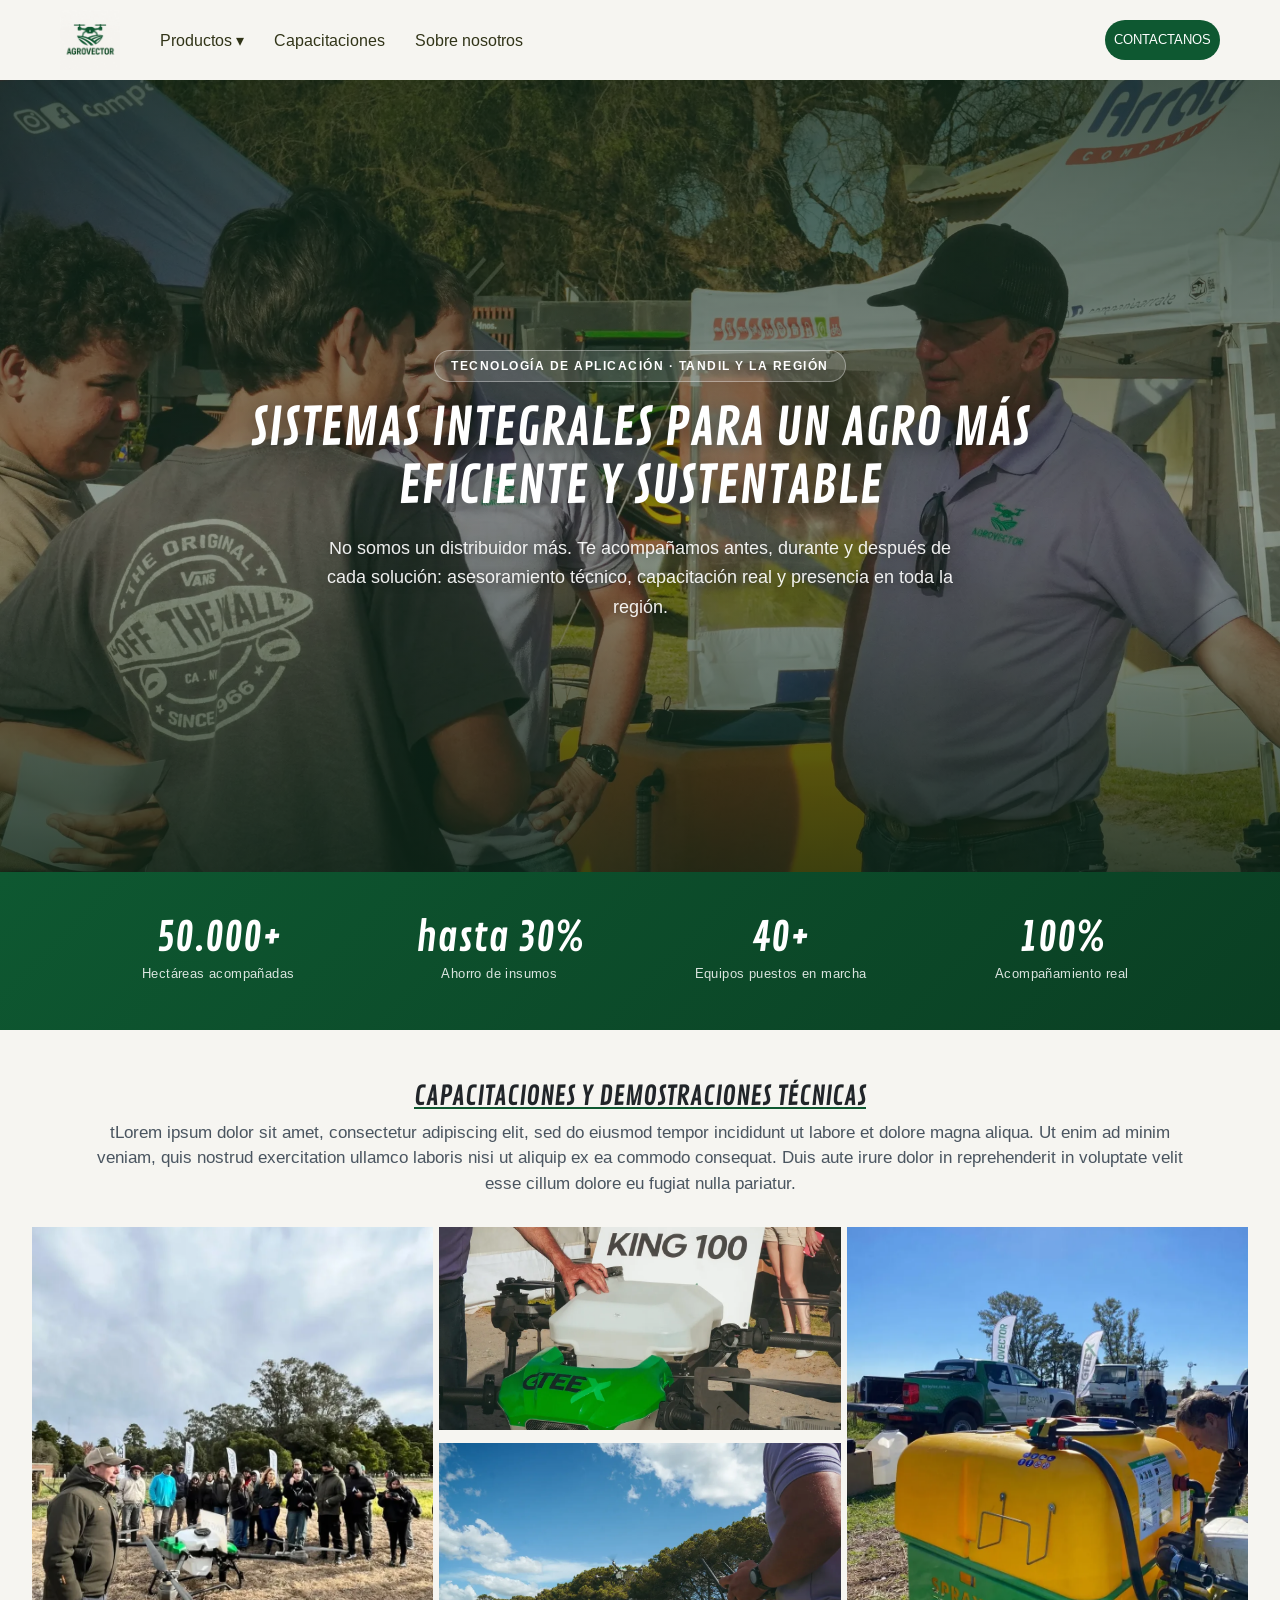
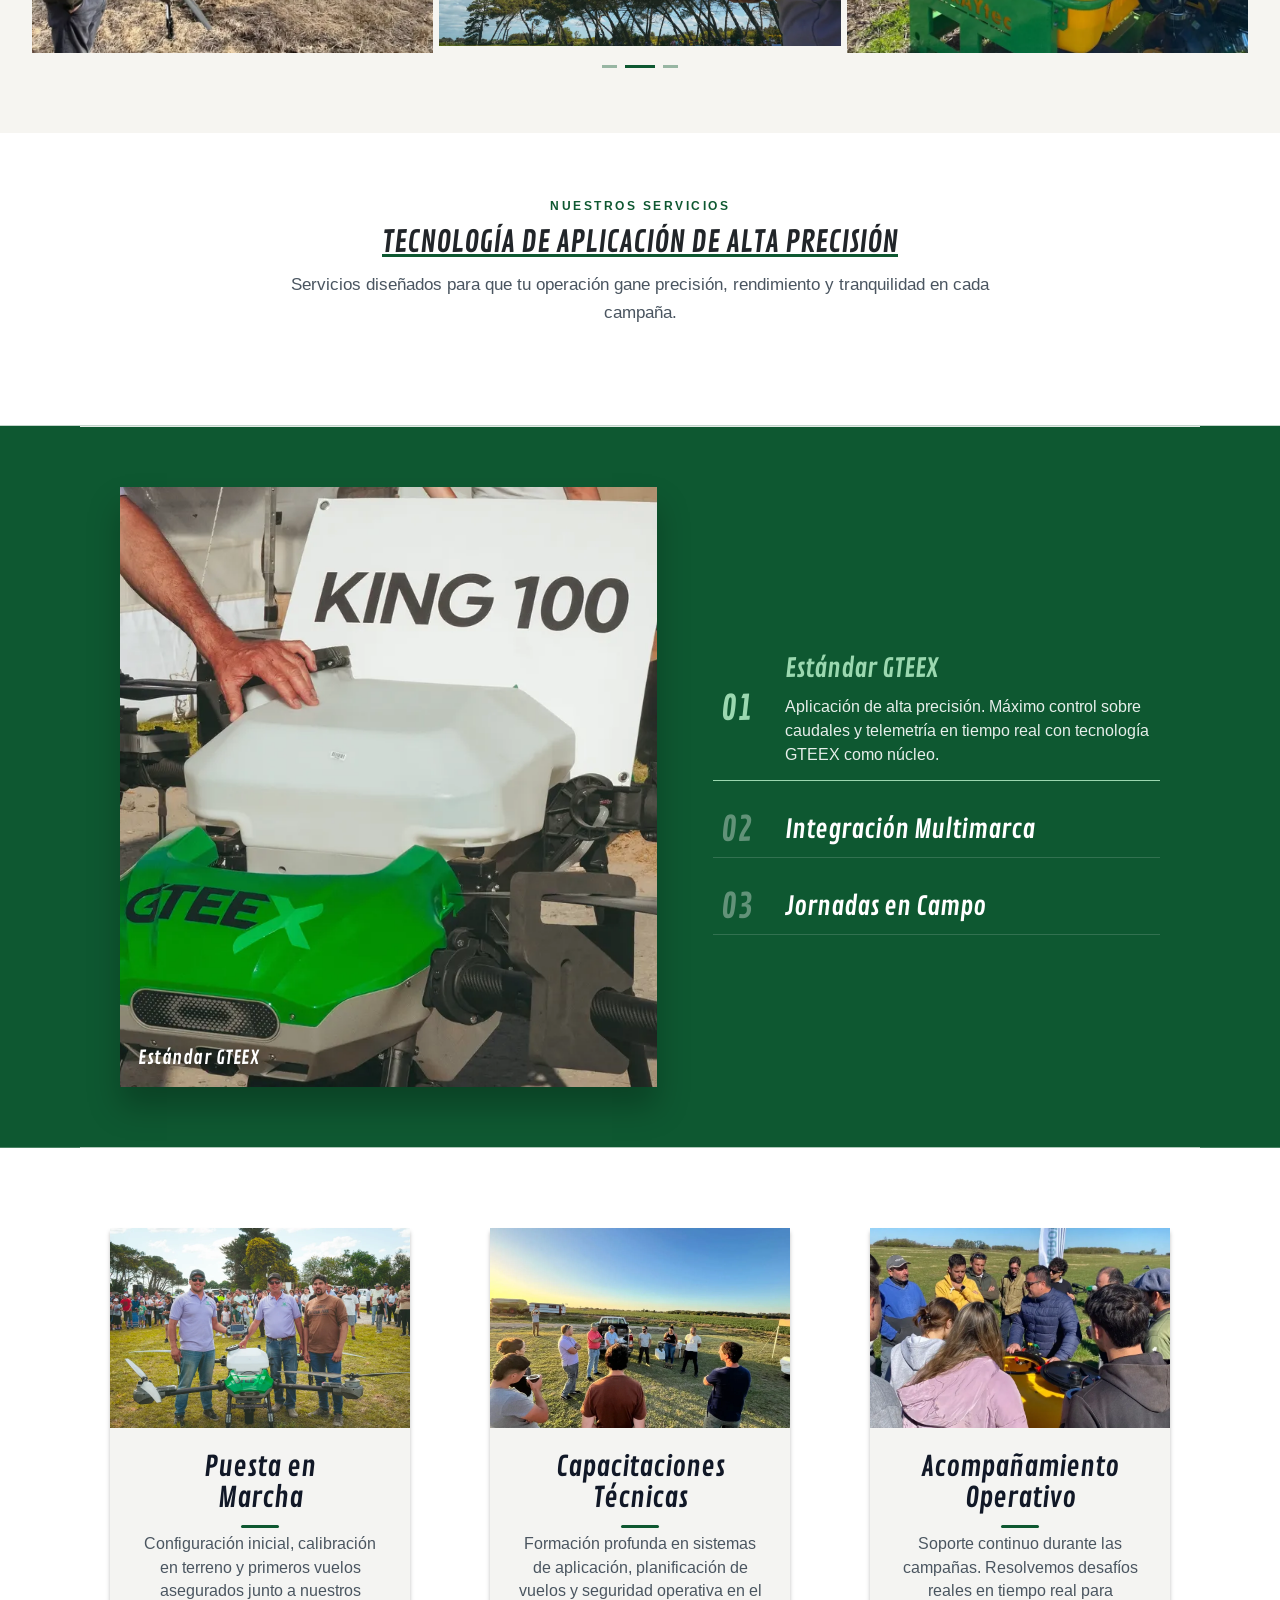
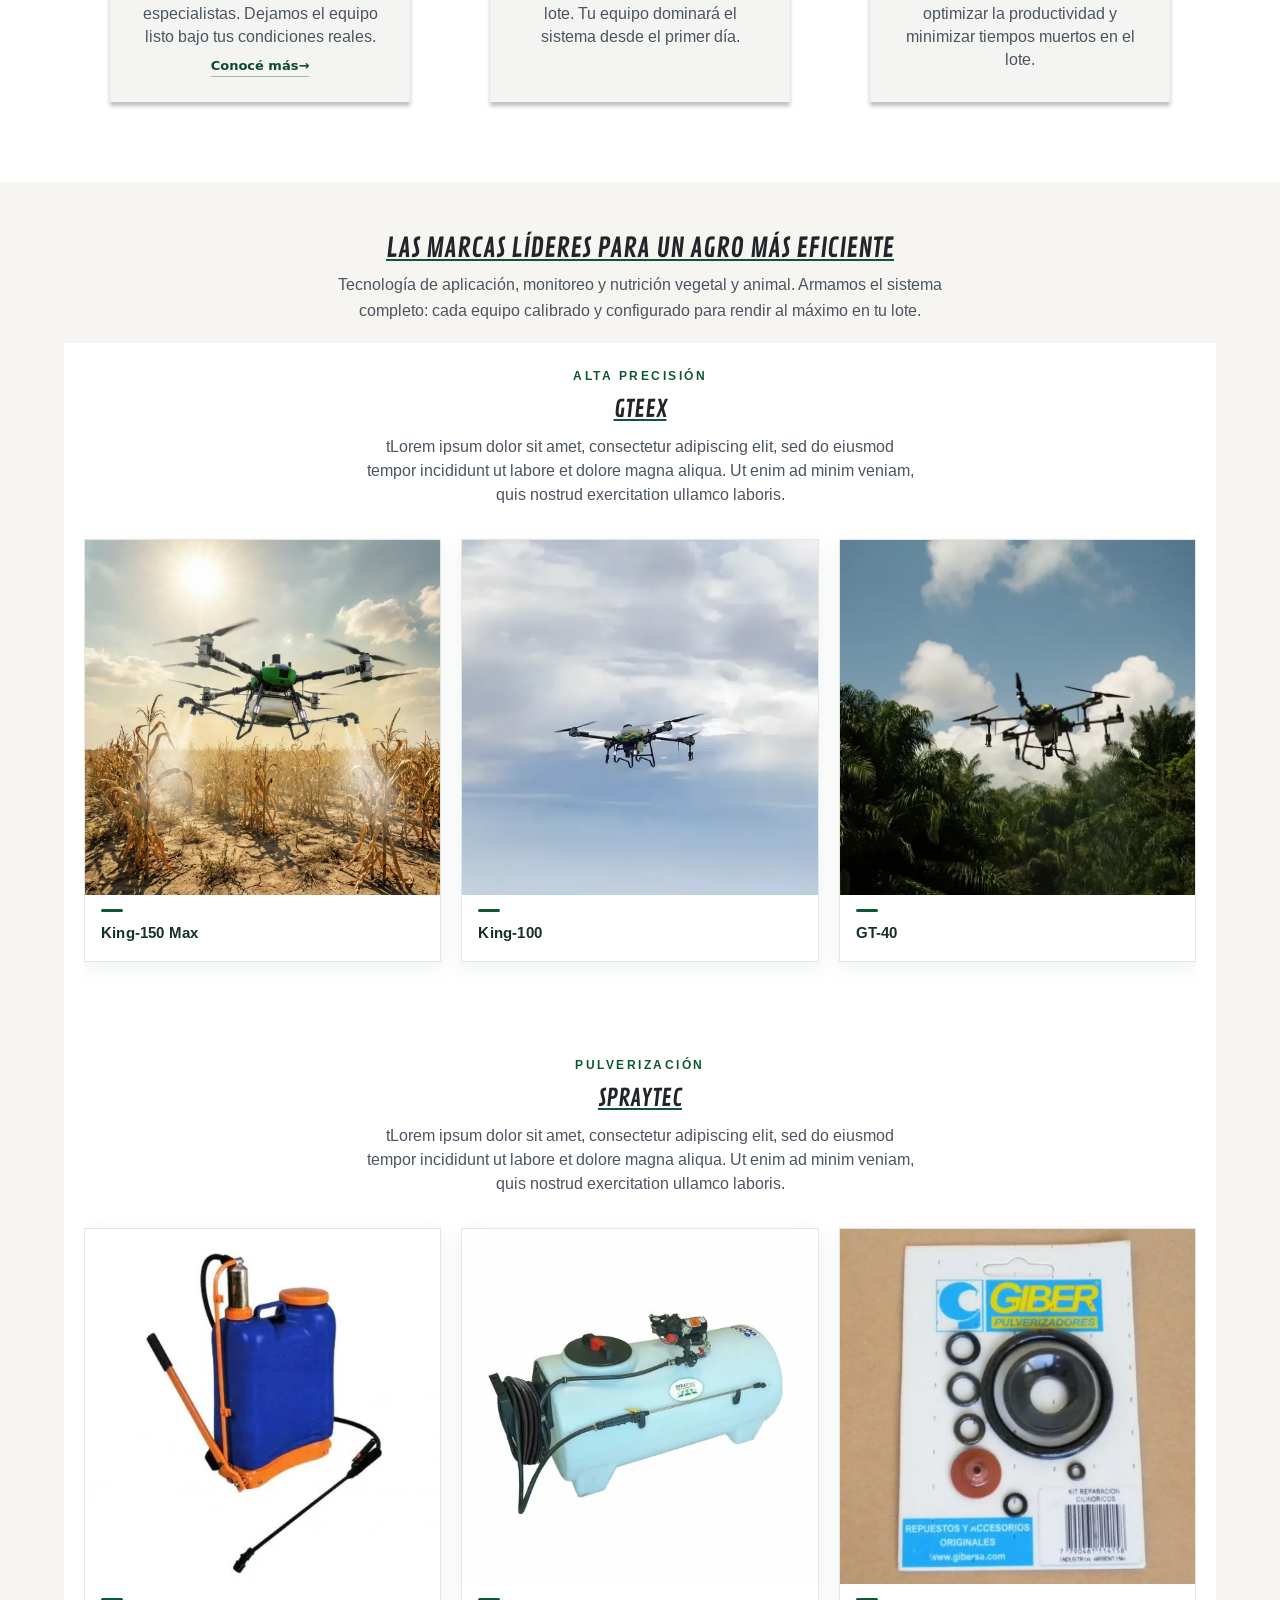
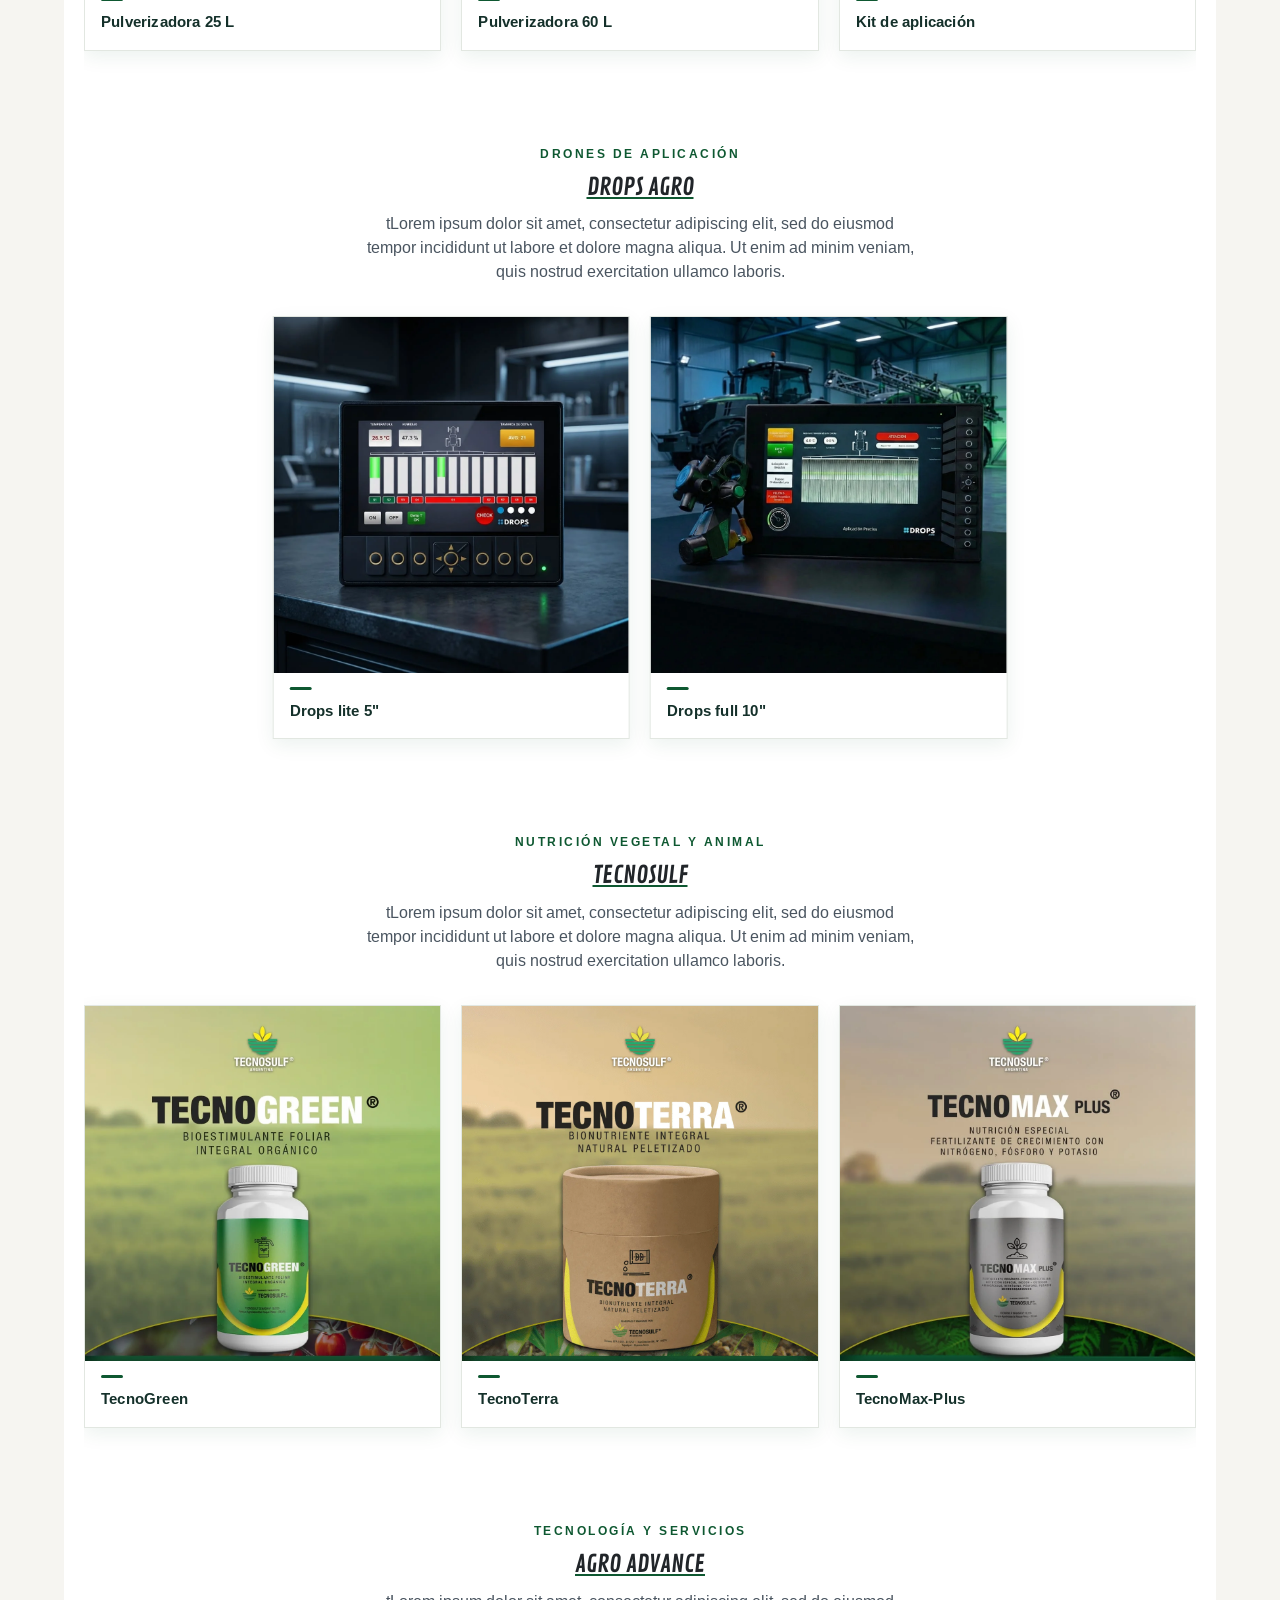
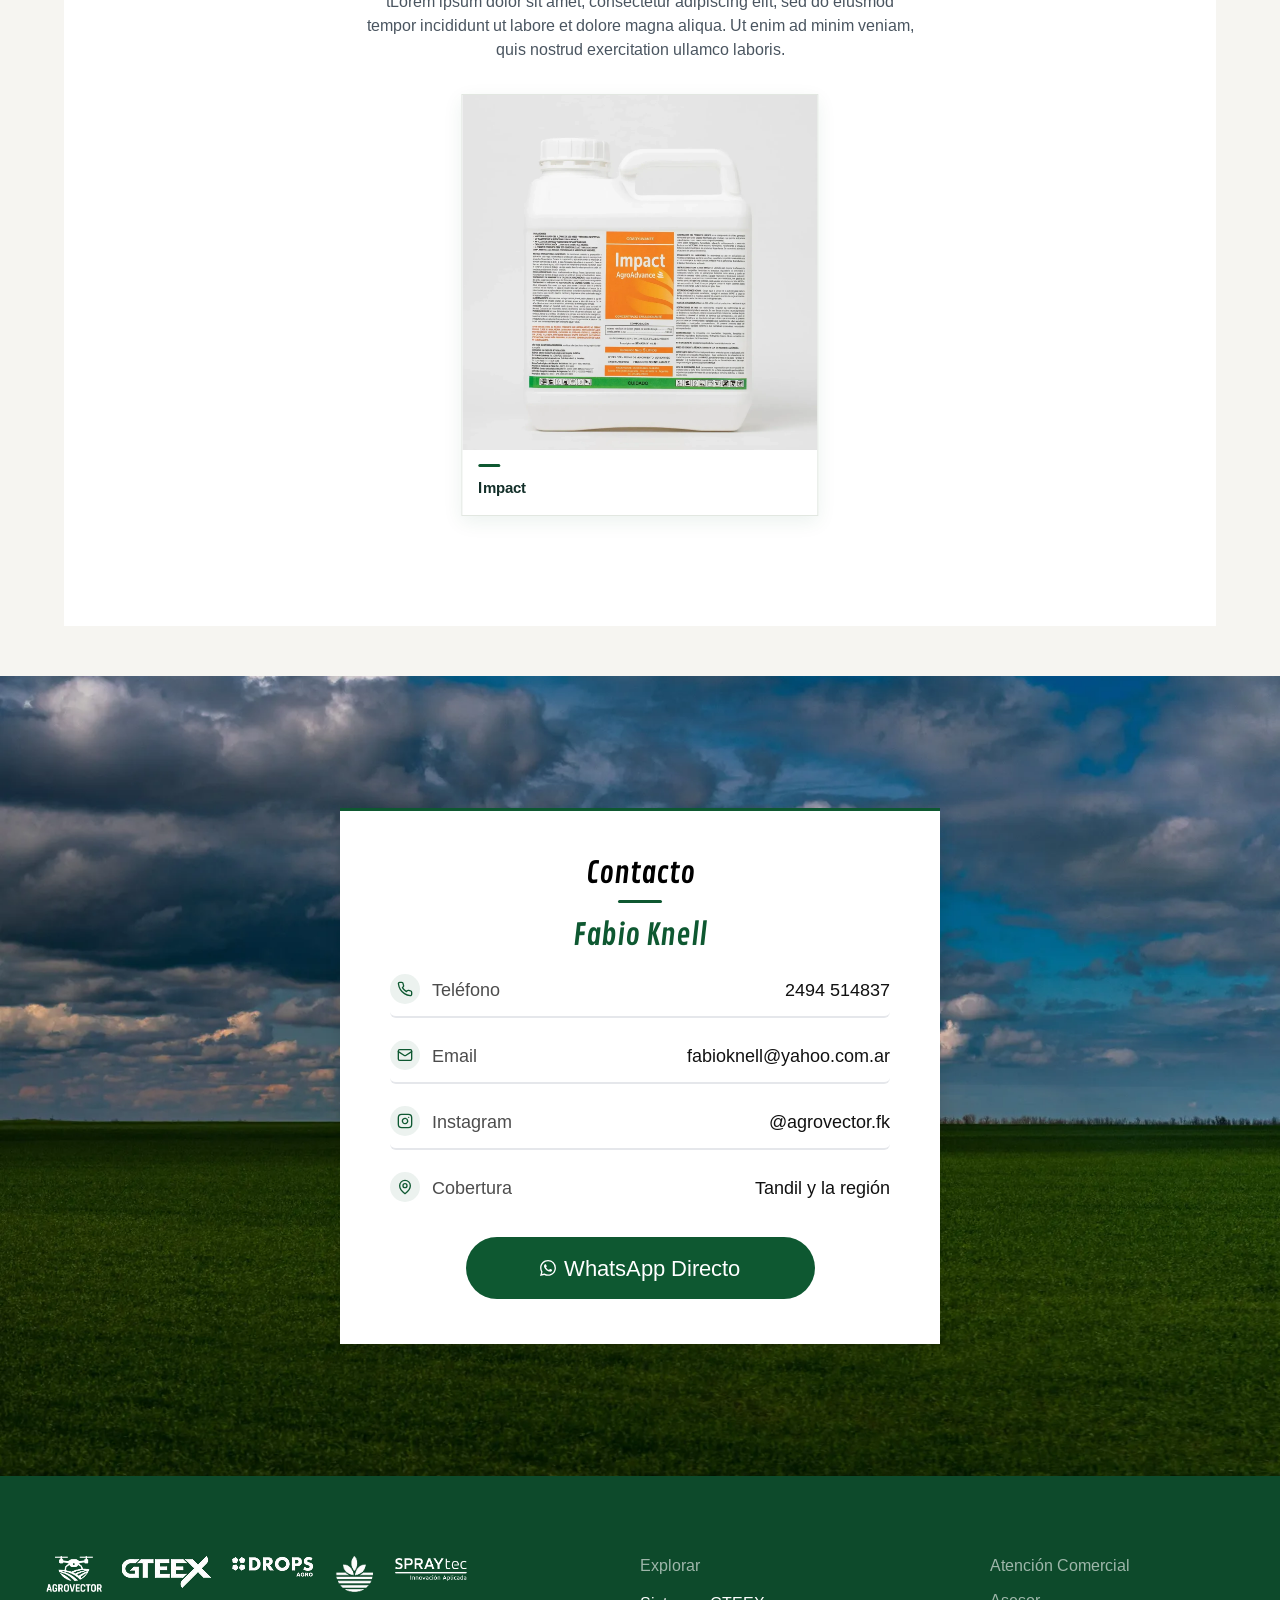
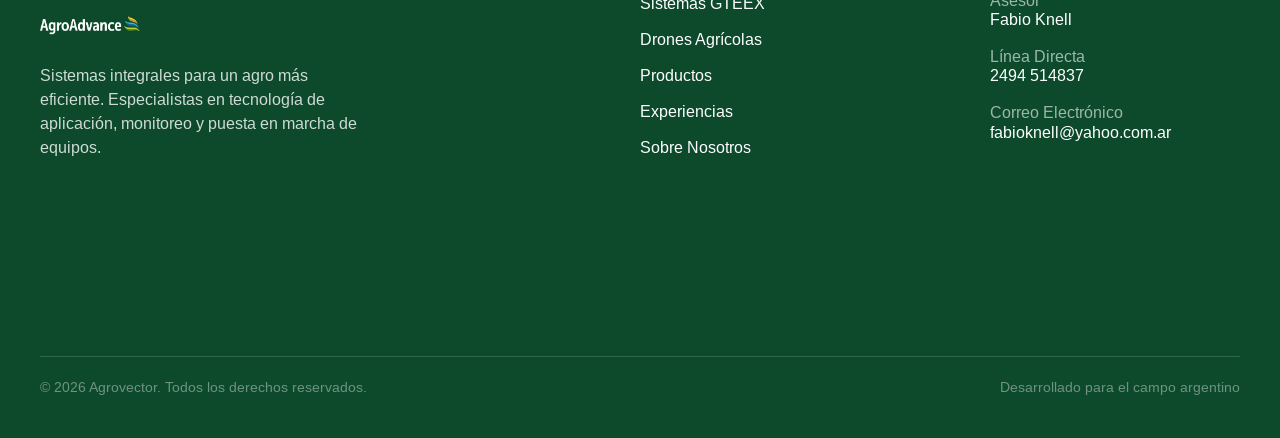
<file: index.html>
<!DOCTYPE html>
<html lang="es">
<head>
    <meta charset="UTF-8">
    <meta name="viewport" content="width=device-width, initial-scale=1.0">
    <title>Agrovector | Sistemas integrales para el agro — Tandil</title>
    <meta name="description" content="Agrovector: sistemas integrales para un agro más eficiente. Tecnología de aplicación, monitoreo, capacitaciones y puesta en marcha. Tandil y la región.">
    <meta property="og:title" content="Agrovector | Sistemas integrales para el agro">
    <meta property="og:description" content="Tecnología de aplicación, monitoreo, capacitaciones y puesta en marcha de equipos. Tandil y la región.">
    <meta property="og:type" content="website">
    <meta property="og:url" content="https://agrovector.com.ar/">
    <meta property="og:image" content="https://agrovector.com.ar/assets/img/og-logo.webp">
    <meta property="og:locale" content="es_AR">
    <meta name="theme-color" content="#0E5831">
    <link rel="icon" type="image/x-icon" href="assets/img/favicon.ico">
    <link rel="apple-touch-icon" href="assets/img/apple-touch-icon.png">

    <script>
    (function () {
        var link = document.querySelector('link[rel="icon"]');
        if (!link) return;
        var blanco = '[data-uri]';
        var mq = window.matchMedia ? window.matchMedia('(prefers-color-scheme: dark)') : null;
        function setFavicon() {
            link.href = mq && mq.matches ? blanco : 'assets/img/favicon.ico';
        }
        setFavicon();
        if (mq) {
            if (mq.addEventListener) mq.addEventListener('change', setFavicon);
            else if (mq.addListener) mq.addListener(setFavicon);
        }
    })();
    </script>
    <script type="application/ld+json">
    {
      "@context": "https://schema.org",
      "@type": "LocalBusiness",
      "name": "Agrovector",
      "description": "Sistemas integrales para un agro más eficiente: tecnología de aplicación, monitoreo, capacitaciones y puesta en marcha de equipos.",
      "telephone": "+54 2494 514837",
      "email": "fabioknell@yahoo.com.ar",
      "areaServed": "Tandil y la región",
      "url": "https://agrovector.com.ar/",
      "image": "https://agrovector.com.ar/assets/img/og-logo.webp",
      "sameAs": ["https://www.instagram.com/agrovector.fk"]
    }
    </script>
    <link rel="preconnect" href="https://fonts.googleapis.com">
    <link rel="preconnect" href="https://fonts.gstatic.com" crossorigin="anonymous">
    <link href="https://fonts.googleapis.com/css2?family=Arimo:wght@400;600;700&family=Contrail+One&display=swap" rel="stylesheet">
    <link href="https://cdn.jsdelivr.net/npm/bootstrap@5.3.8/dist/css/bootstrap.min.css" rel="stylesheet" integrity="sha384-sRIl4kxILFvY47J16cr9ZwB07vP4J8+LH7qKQnuqkuIAvNWLzeN8tE5YBujZqJLB" crossorigin="anonymous">
    <link rel="stylesheet" href="https://cdn.jsdelivr.net/npm/swiper@11/swiper-bundle.min.css" />
    <link rel="stylesheet" href="assets/css/style.css">
    <link rel="preload" as="image" href="assets/img/hero-dron-campo.webp">
</head>
<body>
  
    <div class="barra-progreso" id="barra-progreso" aria-hidden="true"></div>
    <!-- Preloader de entrada -->
    <div class="preloader" id="preloader" aria-hidden="true">
        <div class="preloader-logo">
            <img src="assets/img/logo-agrovector-blanco.webp" alt="">
        </div>
        <div class="preloader-barra"><span></span></div>
    </div>

    <div class="main-container">
        <header>
            <nav class="navbar">
                <button class="menu-desplegable" aria-label="Abrir menú" aria-expanded="false">
                    ☰
                </button>

                <div class="logo">
                    <img class="logo" src="assets/img/logo-agrovector.webp"  alt="Logo Agrovector">
                </div>
             
                <ul class="nav-links">
                
                    <button class="menu-cerrar" aria-label="Cerrar menú">✕</button>
                
                    <img class="logo" src="assets/img/logo-agrovector.webp" alt="Logo Agrovector">
                    
                    <li class="item-submenu">
                        <a href="#all-products" class="link-toggle">Productos <span class="chevron">▾</span></a>
                        
                        <ul class="submenu">
                            <li><a href="#gteex">GTEEX</a></li>
                            <li><a href="#spraytec">SPRAYTEC</a></li>
                            <li><a href="#dropsagro">DROPSAGRO</a></li>
                            <li><a href="#tecnosulf">TECNOSULF</a></li>
                            <li><a href="#agroadvance">AGROADVANCE</a></li>
                        </ul>
                    </li>

                    <li><a href="#capacitaciones">Capacitaciones</a></li>
                    <li><a href="#sobre-nosotros">Sobre nosotros</a></li>

                    <a href="#contacto" class="mobile-contact-btn">CONTACTANOS</a>
                </ul>

                <a href="#contacto" class="desktop-contact-btn">CONTACTANOS</a>
            </nav>
        </header>
        <div class="main-info-container hero-video-container">
            <div class="video-showcase">
                <video autoplay muted loop playsinline preload="metadata" poster="assets/img/hero-dron-campo.webp" aria-hidden="true">
                    <source src="assets/videos/hero-video-h.mp4" media="(min-width: 768px)" type="video/mp4">
                    <source src="assets/videos/hero-video.mp4" type="video/mp4">
                </video>
            </div>
            <div class="video-showcase-overlay" aria-hidden="true"></div>
            <div class="main-text-container hero-text-container">
                <span class="hero-badge">Tecnología de aplicación · Tandil y la región</span>
                <h1 class="hero-titulo">SISTEMAS INTEGRALES PARA UN AGRO MÁS EFICIENTE Y SUSTENTABLE</h1>
                <p class="hero-parrafo">No somos un distribuidor más. Te acompañamos antes, durante
                    y después de cada solución: asesoramiento técnico,
                    capacitación real y presencia en toda la región.
                </p>
            </div>
        </div>

        <!-- SECCION ESTADISTICAS -->
        <div class="stats-section">
            <div class="stat-item">
                <span class="stat-numero" data-contador="50000" data-sufijo="+">0</span>
                <span class="stat-label">Hectáreas acompañadas</span>
            </div>
            <div class="stat-item">
                <span class="stat-numero" data-contador="30" data-prefijo="hasta " data-sufijo="%">0</span>
                <span class="stat-label">Ahorro de insumos</span>
            </div>
            <div class="stat-item">
                <span class="stat-numero" data-contador="40" data-sufijo="+">0</span>
                <span class="stat-label">Equipos puestos en marcha</span>
            </div>
            <div class="stat-item">
                <span class="stat-numero" data-contador="100" data-sufijo="%">0</span>
                <span class="stat-label">Acompañamiento real</span>
            </div>
        </div>

        <div id="capacitaciones" class="capacitaciones-container">
            <div class="capacitaciones-text-container">
                <h2 class="underline">CAPACITACIONES Y DEMOSTRACIONES TÉCNICAS</h2>
                <p>
                    tLorem ipsum dolor sit amet, consectetur adipiscing
                    elit, sed do eiusmod tempor incididunt
                    ut labore et dolore magna aliqua.
                    Ut enim ad minim veniam, quis nostrud exercitation
                    ullamco laboris nisi ut aliquip ex ea commodo
                    consequat. Duis aute irure dolor in reprehenderit in
                    voluptate velit esse cillum dolore eu fugiat nulla
                    pariatur.
                </p>
            </div>
            <div class="carrousel-img-container swiper">
                <div class="swiper-wrapper">
                    <div class="swiper-slide" id="slide1">
                        <img class="big-img1" src="assets/img/capacitaciones/capacitacion-01.webp" loading="lazy" alt="Capacitación Agrovector — foto 1">
                        <img class="small-img1" src="assets/img/capacitaciones/capacitacion-02.webp" loading="lazy" alt="Capacitación Agrovector — foto 2">
                        <img class="small-img2" src="assets/img/capacitaciones/capacitacion-03.webp" loading="lazy" alt="Capacitación Agrovector — foto 3">
                        <img class="big-img2" src="assets/img/capacitaciones/capacitacion-04.webp" loading="lazy" alt="Capacitación Agrovector — foto 4">
                    </div>
                    <div class="swiper-slide" id="slide2">
                        <img class="big-img1" src="assets/img/capacitaciones/capacitacion-05.webp" loading="lazy" alt="Capacitación Agrovector — foto 5">
                        <img class="small-img1" src="assets/img/capacitaciones/capacitacion-06.webp" loading="lazy" alt="Capacitación Agrovector — foto 6">
                        <img class="small-img2" src="assets/img/capacitaciones/capacitacion-07.webp" loading="lazy" alt="Capacitación Agrovector — foto 7">
                        <img class="big-img2" src="assets/img/capacitaciones/capacitacion-08.webp" loading="lazy" alt="Capacitación Agrovector — foto 8">
                    </div>
                    <div class="swiper-slide" id="slide3">
                        <img class="big-img1" src="assets/img/capacitaciones/capacitacion-13.webp" loading="lazy" alt="Capacitación Agrovector — foto 13">
                        <img class="small-img1" src="assets/img/galeria-09.webp" loading="lazy" alt="galeria 09">
                        <img class="small-img2" src="assets/img/capacitaciones/capacitacion-11.webp" loading="lazy" alt="Capacitación Agrovector — foto 9">
                        <img class="big-img2" src="assets/img/capacitaciones/capacitacion-12.webp" loading="lazy" alt="Capacitación Agrovector — foto 10">
                    </div>
                </div>

                <div class="swiper-pagination"></div>
            </div>
        </div>

 <!-- SECCION  INTERACTIVA  -->

<div class="interactiva-header">
    <span class="eyebrow">Nuestros servicios</span>
    <h2 class="underline">TECNOLOGÍA DE APLICACIÓN DE ALTA PRECISIÓN</h2>
    <p>Servicios diseñados para que tu operación gane precisión, rendimiento y tranquilidad en cada campaña.</p>
</div>

</div>
    <div id="sobre-nosotros" class="interactive-container">
        
        <div class="image-showcase">
            <img src="assets/img/capacitaciones/capacitacion-06.webp" loading="lazy" alt="GTEEX" class="showcase-img active" id="img-0">
            <img src="assets/img/capacitaciones/integracion-multimarca.webp" loading="lazy" alt="Multimarca" class="showcase-img" id="img-1">
            <img src="assets/img/capacitaciones/capacitacion-07.webp" loading="lazy" alt="Capacitación" class="showcase-img" id="img-2">
            <div class="showcase-caption"><span class="showcase-caption-text" id="showcase-titulo">Estándar GTEEX</span></div>
        </div>

        <div class="content-list">
            
            <div class="list-item active" data-index="0">
                <span class="num">01</span>
                <div class="txt"><h3>Estándar GTEEX</h3>
                <p>Aplicación de alta precisión. Máximo control sobre caudales y telemetría en tiempo real con tecnología GTEEX como núcleo.</p></div>
            </div>
            
            <div class="list-item" data-index="1">
                <span class="num">02</span>
                <div class="txt"><h3>Integración Multimarca</h3>
                <p>Nuestra metodología es extensible. Optimizamos y ponemos en marcha los equipos que ya forman parte de tu inventario agrícola.</p></div>
            </div>
            
            <div class="list-item" data-index="2">
                <span class="num">03</span>
                <div class="txt"><h3>Jornadas en Campo</h3>
                <p>Entrenamiento operativo in-situ. Preparamos a tu equipo en planificación de misiones y protocolos de seguridad.</p></div>
            </div>
            
        </div>
    </div>


 <!-- SECCION  SERVICIOS CARDS -->
<div class="servicios-wrapper">
    <div class="slider-container">
        
        <div class="slider-track" id="track">
            
            <article class="card-servicio">
                <div class="card-img-wrapper">
                    <img src="assets/img/capacitaciones/capacitacion-03.webp" loading="lazy"alt="Puesta en Marcha">
                </div>
                <div class="card-body">
                    <h3>Puesta en<br>Marcha</h3>
                    <p>Configuración inicial, calibración en terreno y primeros vuelos asegurados junto a nuestros especialistas. Dejamos el equipo listo bajo tus condiciones reales.</p>
                    <a href="resultados.html" class="mas-info">Conocé más</a>
                </div>
            </article>

            <article class="card-servicio">
                <div class="card-img-wrapper">
                    <img src="assets/img/capacitaciones/capacitacion-11.webp" loading="lazy" alt="Capacitaciones Técnicas">
                </div>
                <div class="card-body">
                    <h3>Capacitaciones<br>Técnicas</h3>
                    <p>Formación profunda en sistemas de aplicación, planificación de vuelos y seguridad operativa en el lote. Tu equipo dominará el sistema desde el primer día.</p>
                    <a href="resultados.html" class="mas-info mas-info--placeholder" aria-hidden="true" tabindex="-1">&nbsp;</a>
                </div>
            </article>

            <article class="card-servicio">
                <div class="card-img-wrapper">
                    <img src="assets/img/capacitaciones/acompanamiento-operativo.webp" loading="lazy" alt="Acompañamiento Operativo">
                </div>
                <div class="card-body">
                    <h3>Acompañamiento<br>Operativo</h3>
                    <p>Soporte continuo durante las campañas. Resolvemos desafíos reales en tiempo real para optimizar la productividad y minimizar tiempos muertos en el lote.</p>
                    <a href="resultados.html" class="mas-info mas-info--placeholder" aria-hidden="true" tabindex="-1">&nbsp;</a>
                </div>
            </article>

        </div>
    </div>

    
    <div class="slider-controls">
        <button class="slider-btn btn-prev" aria-label="Anterior">
         
            <svg width="10" height="16" viewBox="0 0 10 16" fill="none" xmlns="http://www.w3.org/2000/svg">
                <path d="M8.5 15L1.5 8L8.5 1" stroke="currentColor" stroke-width="2.5" stroke-linecap="round" stroke-linejoin="round"/>
            </svg>
        </button>
        
        <div class="slider-pagination">
            <span class="dot active" data-index="0"></span>
            <span class="dot" data-index="1"></span>
            <span class="dot" data-index="2"></span>
        </div>

        <button class="slider-btn btn-next" aria-label="Siguiente">
            
            <svg width="10" height="16" viewBox="0 0 10 16" fill="none" xmlns="http://www.w3.org/2000/svg">
                <path d="M1.5 1L8.5 8L1.5 15" stroke="currentColor" stroke-width="2.5" stroke-linecap="round" stroke-linejoin="round"/>
            </svg>
        </button>
    </div>
</div>

 <!-- SECCION  PRODUCTOS -->
        <div id="all-products" class="products-container">
            <div class="products-main-text">
              
                <h2 class="underline">LAS MARCAS LÍDERES PARA UN AGRO MÁS EFICIENTE</h2>
                <p>
                    Tecnología de aplicación, monitoreo y nutrición vegetal y animal.
                    Armamos el sistema completo: cada equipo calibrado y configurado para rendir al máximo en tu lote.
                </p>
            </div>
            <div class="products-main-info">
    
                    <!-- GTEEX -->
                    <div class="product-info" id="gteex">
                        <div class="brand-text">
                        <span class="eyebrow">Alta precisión</span>
                            <h3 class="underline">GTEEX</h3>
                            <p>
                                tLorem ipsum dolor sit amet, consectetur adipiscing elit, 
                                sed do eiusmod tempor incididunt ut labore et dolore magna aliqua. 
                                Ut enim ad minim veniam, quis nostrud exercitation ullamco laboris.
                            </p>
                        </div>

                     
                        <div class="productos-grid swiper">
                      
                            <div class="swiper-wrapper">
                               
                                <div class="producto-item swiper-slide">
    <a href="https://www.gteex.com.ar/drones/king-150" target="_blank" rel="noopener noreferrer" class="producto-link">
        <span class="product-name">King-150 Max</span>
        <img src="assets/img/king-150-max.webp" loading="lazy" alt="King 150 Max">
    </a>
</div>
                                <div class="producto-item swiper-slide">
    <a href="https://www.gteex.com.ar/drones/king-100" target="_blank" rel="noopener noreferrer" class="producto-link">
        <span class="product-name">King-100</span>
        <img src="assets/img/king-100.webp" loading="lazy" alt="King 100">
    </a>
</div>
                                <div class="producto-item swiper-slide">
    <a href="https://www.gteex.com.ar/drones/gt-40" target="_blank" rel="noopener noreferrer" class="producto-link">
        <span class="product-name">GT-40</span>
        <img src="assets/img/gteex-gt40.webp" loading="lazy"  alt="GT 40">
    </a>
</div>
                            </div>
                        </div>
                    </div>

                    <!-- SPRAYTEC -->
                    <div class="product-info" id="spraytec">
                        <div class="brand-text">
                                <span class="eyebrow">Pulverización</span>
                            <h3 class="underline">SPRAYTEC</h3>
                            <p>
                                tLorem ipsum dolor sit amet, consectetur adipiscing elit, 
                                sed do eiusmod tempor incididunt ut labore et dolore magna aliqua. 
                                Ut enim ad minim veniam, quis nostrud exercitation ullamco laboris.
                            </p>
                        </div>

                        <div class="productos-grid swiper">
                            <div class="swiper-wrapper">
                                <div class="producto-item swiper-slide">
    <a href="https://spraytec.com.ar/productos/cat/1/agro" target="_blank" rel="noopener noreferrer" class="producto-link">
        <span class="product-name">Pulverizadora 25 L</span>
        <img src="assets/img/galeria-02.webp" loading="lazy" alt="Pulverizadora Spraytec 25 litros">
    </a>
</div>
                                <div class="producto-item swiper-slide">
    <a href="https://spraytec.com.ar/productos/cat/1/agro" target="_blank" rel="noopener noreferrer" class="producto-link">
        <span class="product-name">Pulverizadora 60 L</span>
        <img src="assets/img/galeria-03.webp" loading="lazy"  alt="Pulverizadora Spraytec 60 litros">
    </a>
</div>
                                <div class="producto-item swiper-slide">
    <a href="https://spraytec.com.ar/productos/cat/1/agro" target="_blank" rel="noopener noreferrer" class="producto-link">
        <span class="product-name">Kit de aplicación</span>
        <img src="assets/img/galeria-04.webp" loading="lazy" alt="Kit de aplicación Spraytec">
    </a>
</div>
                            </div>
                        </div>
                    </div>

                    <!-- DROPS AGRO -->
                    <div class="product-info" id="dropsagro">
                        <div class="brand-text">
                                <span class="eyebrow">Drones de aplicación</span>
                            <h3 class="underline">DROPS AGRO</h3>
                            <p>
                                tLorem ipsum dolor sit amet, consectetur adipiscing elit, 
                                sed do eiusmod tempor incididunt ut labore et dolore magna aliqua. 
                                Ut enim ad minim veniam, quis nostrud exercitation ullamco laboris.
                            </p>
                        </div>

                        <div class="productos-grid swiper">
                            <div class="swiper-wrapper">
                                <div class="producto-item swiper-slide">
    <a href="https://www.drops-agro.com/" target="_blank" rel="noopener noreferrer" class="producto-link">
        <span class="product-name">Drops lite 5"</span>
        <img src="assets/img/drops-lite.webp" loading="lazy" alt="Dron Drops lite 5 pulgadas">
    </a>
</div>
                                <div class="producto-item swiper-slide">
    <a href="https://www.drops-agro.com/" target="_blank" rel="noopener noreferrer" class="producto-link">
        <span class="product-name">Drops full 10"</span>
        <img src="assets/img/drops-full.webp" loading="lazy" alt="Dron Drops full 10 pulgadas">
    </a>
</div>
                            </div>
                        </div>
                    </div>

                    <!-- TECNOSULF (desliza solo) -->
                    <div class="product-info" id="tecnosulf">
                        <div class="brand-text">
                                <span class="eyebrow">Nutrición vegetal y animal</span>
                            <h3 class="underline">TECNOSULF</h3>
                            <p>
                                tLorem ipsum dolor sit amet, consectetur adipiscing elit, 
                                sed do eiusmod tempor incididunt ut labore et dolore magna aliqua. 
                                Ut enim ad minim veniam, quis nostrud exercitation ullamco laboris.
                            </p>
                        </div>

                        <div class="productos-grid swiper">
                            <div class="swiper-wrapper">
                                <div class="producto-item swiper-slide">
    <a href="https://tecnosulfargentina.com/bioestimulante-integral-con-aminoacidos/" target="_blank" rel="noopener noreferrer" class="producto-link">
        <span class="product-name">TecnoGreen</span>
        <img src="assets/img/tecno-green.webp" loading="lazy" alt="Producto TecnoGreen">
    </a>
</div>
                                <div class="producto-item swiper-slide">
    <a href="https://tecnosulfargentina.com/bionutriente-integral-natural/" target="_blank" rel="noopener noreferrer" class="producto-link">
        <span class="product-name">TecnoTerra</span>
        <img src="assets/img/tecno-tierra.webp" loading="lazy" alt="Producto TecnoTerra">
    </a>
</div>
                                <div class="producto-item swiper-slide">
    <a href="https://tecnosulfargentina.com/tecnomax-plus/" target="_blank" rel="noopener noreferrer" class="producto-link">
        <span class="product-name">TecnoMax-Plus</span>
        <img src="assets/img/tecno-max-plus.webp" loading="lazy" alt="Producto TecnoMax Plus">
    </a>
</div>
                                <div class="producto-item swiper-slide">
    <a href="https://tecnosulfargentina.com/tecnoponia/" target="_blank" rel="noopener noreferrer" class="producto-link">
        <span class="product-name">TecnoPonia</span>
        <img src="assets/img/tecno-ponia.webp" loading="lazy" alt="Producto TecnoPonia">
    </a>
</div>
                                <div class="producto-item swiper-slide">
    <a href="https://tecnosulfargentina.com/tecnodiet-ternero/" target="_blank" rel="noopener noreferrer" class="producto-link">
        <span class="product-name">TecnoDiet</span>
        <img src="assets/img/tecno-diet.webp" loading="lazy" alt="Producto TecnoDiet">
    </a>
</div>
                            </div>
                        </div>
                    </div>

                    <!-- AGRO ADVANCE -->
                    <div class="product-info" id="agroadvance">
                        <div class="brand-text">
                                <span class="eyebrow">Tecnología y servicios</span>
                            <h3 class="underline">AGRO ADVANCE</h3>
                            <p>
                                tLorem ipsum dolor sit amet, consectetur adipiscing elit, 
                                sed do eiusmod tempor incididunt ut labore et dolore magna aliqua. 
                                Ut enim ad minim veniam, quis nostrud exercitation ullamco laboris.
                            </p>
                        </div>

                        <div class="productos-grid swiper">
                            <div class="swiper-wrapper">
                                <div class="producto-item swiper-slide">
    <a href="https://agroadvance.com.ar/coadyuvantes/impact/" target="_blank" rel="noopener noreferrer" class="producto-link">
        <span class="product-name">Impact</span>
        <img src="assets/img/dron-impacto.webp" loading="lazy" alt="Producto Impact">
    </a>
</div>
                            </div>
                        </div>
                    </div>
                </div>
            </div>
        </div>

    </div>

 <!-- SECCION  CONTACTO -->
<div class="contacto-wrapper" id="contacto">
    <article class="card-contacto">
        
        <!-- Encabezado -->
        <div class="contacto-header">
            <h2>Contacto</h2>
            <h3>Fabio Knell</h3>
        </div>

        <!-- Lista de datos -->
        <div class="contacto-body">
            <div class="contacto-row">
                <span class="contacto-icono" aria-hidden="true"><svg width="16" height="16" viewBox="0 0 24 24" fill="none" stroke="currentColor" stroke-width="2" stroke-linecap="round" stroke-linejoin="round"><path d="M22 16.92v3a2 2 0 0 1-2.18 2 19.79 19.79 0 0 1-8.63-3.07 19.5 19.5 0 0 1-6-6 19.79 19.79 0 0 1-3.07-8.67A2 2 0 0 1 4.11 2h3a2 2 0 0 1 2 1.72 12.84 12.84 0 0 0 .7 2.81 2 2 0 0 1-.45 2.11L8.09 9.91a16 16 0 0 0 6 6l1.27-1.27a2 2 0 0 1 2.11-.45 12.84 12.84 0 0 0 2.81.7A2 2 0 0 1 22 16.92z"/></svg></span>
                <span class="contacto-label">Teléfono</span>
                <span class="contacto-valor">2494 514837</span>
            </div>
            
            <div class="contacto-row">
                <span class="contacto-icono" aria-hidden="true"><svg width="16" height="16" viewBox="0 0 24 24" fill="none" stroke="currentColor" stroke-width="2" stroke-linecap="round" stroke-linejoin="round"><rect x="2" y="4" width="20" height="16" rx="2"/><path d="m22 7-8.97 5.7a1.94 1.94 0 0 1-2.06 0L2 7"/></svg></span>
                <span class="contacto-label">Email</span>
                <span class="contacto-valor">fabioknell@yahoo.com.ar</span>
            </div>
            
            <div class="contacto-row">
                <span class="contacto-icono" aria-hidden="true"><svg width="16" height="16" viewBox="0 0 24 24" fill="none" stroke="currentColor" stroke-width="2" stroke-linecap="round" stroke-linejoin="round"><rect x="2" y="2" width="20" height="20" rx="5" ry="5"/><path d="M16 11.37A4 4 0 1 1 12.63 8 4 4 0 0 1 16 11.37z"/><line x1="17.5" y1="6.5" x2="17.51" y2="6.5"/></svg></span>
                <span class="contacto-label">Instagram</span>
                <span class="contacto-valor">@agrovector.fk</span>
            </div>
            
            <div class="contacto-row">
                <span class="contacto-icono" aria-hidden="true"><svg width="16" height="16" viewBox="0 0 24 24" fill="none" stroke="currentColor" stroke-width="2" stroke-linecap="round" stroke-linejoin="round"><path d="M20 10c0 6-8 12-8 12s-8-6-8-12a8 8 0 0 1 16 0Z"/><circle cx="12" cy="10" r="3"/></svg></span>
                <span class="contacto-label">Cobertura</span>
                <span class="contacto-valor">Tandil y la región</span>
            </div>
        </div>

        <a href="https://wa.me/5492494514837?text=Hola%20Fabio,%20me%20comunico%20desde%20la%20web%20para%20hacer%20una%20consulta." 
           target="_blank" 
           rel="noopener noreferrer" 
           class="btn-whatsapp">
           <svg width="16" height="16" viewBox="0 0 24 24" fill="currentColor" aria-hidden="true"><path d="M17.472 14.382c-.297-.149-1.758-.867-2.03-.967-.273-.099-.471-.148-.67.15-.197.297-.767.966-.94 1.164-.173.199-.347.223-.644.075-.297-.15-1.255-.463-2.39-1.475-.883-.788-1.48-1.761-1.653-2.059-.173-.297-.018-.458.13-.606.134-.133.298-.347.446-.52.149-.174.198-.298.298-.497.099-.198.05-.371-.025-.52-.075-.149-.669-1.612-.916-2.207-.242-.579-.487-.5-.669-.51-.173-.008-.371-.01-.57-.01-.198 0-.52.074-.792.372-.272.297-1.04 1.016-1.04 2.479 0 1.462 1.065 2.875 1.213 3.074.149.198 2.096 3.2 5.077 4.487.709.306 1.262.489 1.694.625.712.227 1.36.195 1.871.118.571-.085 1.758-.719 2.006-1.413.248-.694.248-1.289.173-1.413-.074-.124-.272-.198-.57-.347m-5.421 7.403h-.004a9.87 9.87 0 0 1-5.031-1.378l-.361-.214-3.741.982.998-3.648-.235-.374a9.86 9.86 0 0 1-1.51-5.26c.001-5.45 4.436-9.884 9.888-9.884 2.64 0 5.122 1.03 6.988 2.898a9.825 9.825 0 0 1 2.893 6.994c-.003 5.45-4.437 9.884-9.885 9.884m8.413-18.297A11.815 11.815 0 0 0 12.05 0C5.495 0 .16 5.335.157 11.892c0 2.096.547 4.142 1.588 5.945L.057 24l6.305-1.654a11.882 11.882 0 0 0 5.683 1.448h.005c6.554 0 11.89-5.335 11.893-11.893a11.821 11.821 0 0 0-3.48-8.413Z"/></svg>
           WhatsApp Directo
        </a>

    </article>
</div>

 <!-- SECCION FOOTER -->
<footer class="footer-profesional">
    <div class="footer-grid"> 

       <div class="footer-brand">
            
            <div class="brand-logos">
    
                <img src="assets/img/logo-agrovector-blanco.webp" alt="Agrovector" class="logo-principal">
                <a href="https://gteex.com.ar" target="_blank" rel="noopener noreferrer" aria-label="Sitio web de GTEEX">
                    <img src="assets/img/logo-gteex.webp" loading="lazy" alt="GTEEX" class="logo-gteex">
                </a>
                <a href="https://www.drops-agro.com/" target="_blank" rel="noopener noreferrer" aria-label="Sitio web de Drops Agro">
                    <img src="assets/img/logo-drops.webp" loading="lazy" alt="Drops Agro" class="logo-drops">
                </a>
                <a href="https://tecnosulfargentina.com/" target="_blank" rel="noopener noreferrer" aria-label="Sitio web de Tecnosulf">
                    <img src="assets/img/logo-tecnosulf.webp" loading="lazy" alt="Logo Hoja" class="logo-hoja">
                </a>
                <a href="https://spraytec.com.ar" target="_blank" rel="noopener noreferrer" aria-label="Sitio web de Spraytec">
                    <img src="assets/img/logo-spraytec-blanco.png" loading="lazy" alt="Spraytec" class="logo-spraytec">
                </a>
                <a href="https://agroadvance.com.ar" target="_blank" rel="noopener noreferrer" aria-label="Sitio web de AgroAdvance">
                    <img src="assets/img/logo-agroadvance-light.png" loading="lazy" alt="AgroAdvance" class="logo-agroadvance">
                </a>
            </div>

            <p>Sistemas integrales para un agro más eficiente. Especialistas en tecnología de aplicación, monitoreo y puesta en marcha de equipos.</p>
        </div>

        <!-- Bloque: Navegación -->
        <div class="footer-col">
            <h4>Explorar</h4>
            <ul>
                <li><a href="#gteex">Sistemas GTEEX</a></li>
                <li><a href="#dropsagro">Drones Agrícolas</a></li>
                <li><a href="#all-products">Productos</a></li>
                <li><a href="#capacitaciones">Experiencias</a></li>
                <li><a href="#sobre-nosotros">Sobre Nosotros</a></li>
            </ul>
        </div>

        <!-- Bloque: Contacto -->
        <div class="footer-col">
            <h4>Atención Comercial</h4>
            
            <div class="contacto-info">
                <div class="contacto-item">
                    <span class="label">Asesor</span>
                    <span class="valor">Fabio Knell</span>
                </div>
                <div class="contacto-item">
                    <span class="label">Línea Directa</span>
                    <span class="valor">2494 514837</span>
                </div>
                <div class="contacto-item">
                    <span class="label">Correo Electrónico</span>
                    <a href="mailto:fabioknell@yahoo.com.ar" class="contacto-link">fabioknell@yahoo.com.ar</a>
                </div>
            </div>
        </div>

    </div>
    
    <div class="footer-bottom">
        <span>© 2026 Agrovector. Todos los derechos reservados.</span>
        <span>Desarrollado para el campo argentino</span>
    </div>
</footer>

    <script src="https://cdn.jsdelivr.net/npm/swiper@11/swiper-bundle.min.js" defer></script>
    <script src="assets/js/main.js" defer></script>

    <button class="volver-arriba" id="volver-arriba" aria-label="Volver arriba">
        <svg width="18" height="18" viewBox="0 0 24 24" fill="none" stroke="currentColor" stroke-width="2.5" stroke-linecap="round" stroke-linejoin="round"><path d="m18 15-6-6-6 6"/></svg>
    </button>
</body>
</html>
</file>
<file: assets/css/style.css>
* {
    box-sizing: border-box;
}
body{
    text-align: left;
    margin: 0%;
}
html{
    scroll-behavior: smooth;
    scroll-padding-top: 80px;
}
header {
    position: sticky;
    top: 0;                 
    z-index: 1000;           
    background-color: #F6F5F1; 
    transition: all 0.3s ease-in-out;
}
.hidden-header{
    transform: translateY(-100%);
}
.logo{
    width: 53px;
}
.navbar {
    position: relative;
    display: flex;
    justify-content: space-between; 
    align-items: center;
    padding: 0px 20px 0px 20px;
}

.nav-links {
    height: auto;
    display: none; 
}
.nav-links.activo {
    display: flex;
    flex-direction: column;
    background-color: #F6F5F1;
    position: absolute;
    top: 0;
    left: 0;
    width: min(300px, 85%);
    height: 100vh;
    min-height: 100vh;
    padding: 24px 24px 90px;
    box-shadow: 0 18px 40px rgba(7, 32, 18, 0.25);
    overflow-y: auto;
    z-index: 1000;
}
.nav-links.activo > .logo {
    width: 62px;
    margin: 8px auto 26px;
    display: block;
}
.menu-cerrar {
    position: absolute;
    top: 18px;
    right: 18px;
    background: none;
    border: none;
    font-size: 26px;
    line-height: 1;
    color: #14302a;
    cursor: pointer;
    padding: 6px;
    transition: color 0.2s ease, transform 0.2s ease;
    z-index: 1;
}
.menu-cerrar:hover {
    color: #0E5831;
    transform: rotate(90deg);
}
.nav-links.activo > li {
    padding: 10px 0;
    list-style: none;
}
.nav-links.activo > .item-submenu {
    padding: 10px 0 4px;
}
.nav-links.activo .link-toggle,
.nav-links.activo > li > a {
    font-size: 19px;
    padding: 4px 0;
}
.nav-links.activo .mobile-contact-btn {
    position: absolute;
    bottom: 26px;
    left: 24px;
    right: 24px;
    width: auto;
    margin: 0;
}

.nav-links.activo li a {
    text-decoration: none;
    font-family: 'Arimo', sans-serif;
    font-size: 18px;
    font-weight: 50;
    color: #14302a;
    transition: color 0.2s ease;
}
.nav-links.activo li a:hover {
    color: #0E5831;
}
.submenu {
    display: none;
    flex-direction: column;
  
    padding: 6px 0 2px 14px;
    margin-top: 4px;
    background-color: transparent;
    border-left: 2px solid rgba(14, 88, 49, 0.25);
    width: 100%;
}
.submenu li {
    padding: 9px 0;
    list-style: none;
}
.submenu li a {
    font-size: 16px;
    color: #313418;
}

.item-submenu.abierto .submenu {
    display: flex;
}

.mobile-contact-btn{
    display: flex;
    align-items: center;
    justify-content: center;
    background-color: #0E5831;
    color: white;
    font-family: 'Arimo', sans-serif;
    font-size: 12px;
    padding: 10px 16px;
    border: none;
    border-radius: 30px; 
    cursor: pointer;
    text-decoration: none;
    transition: transform 0.2s ease, box-shadow 0.2s ease;
}
.mobile-contact-btn:hover{
    transform: translateY(-2px);
    box-shadow: 0px 6px 10px rgba(14, 88, 49, 0.5);
}

.desktop-contact-btn {
    display: none;
}

.menu-desplegable {
    background: none;
    border: none;
    font-size: 26px;
    color: #14302a;
    cursor: pointer;
    width: 44px;
    height: 44px;
    display: flex;
    align-items: center;
    justify-content: center;
    border-radius: 10px;
    transition: background-color 0.2s ease, transform 0.2s ease;
}
.menu-desplegable:hover {
    background-color: rgba(14, 88, 49, 0.055);
}
.menu-desplegable:active {
    transform: scale(0.94);
}

a {
    color: #313418;
}
h1, h2, h3{
    font-size: 24px;
    font-family: 'Contrail One', display;
}
p{
    font-size: 16px;
    font-family: 'Arimo', display;
    color: #4a5560;
}
.main-info-container{
    width: 100%;
    margin: 0%;
}
.main-text-container {
    background-color: #F6F5F1;
    width: 100%;
    padding: 24px 16px 10px 16px; 
    box-sizing: border-box;
}
.main-text-container h1{
    margin-bottom: 12px;
    text-align: center;
    white-space: inherit;
}
.main-text-container p{
    margin-bottom: 5px;
}
.main-img-container {
    position: relative; 
    width: 100%;
}
button a{
    text-decoration: none;
    color: white;
    font-family: 'Arimo', sans-serif;
}

.btn-conoce-mas {
    display: block;
    background-color: #0E5831;
    width: 110px; 
    height: 34px;
    border: none;
    border-radius: 30px; 
    font-size: 13px;
    position: absolute;
    top: 15px;    
    right: 15px; 
    z-index: 10;
    white-space: nowrap;
    transition: transform 0.2s ease, box-shadow 0.2s ease;
}
.btn-conoce-mas:hover{
    transform: translateY(-2px);
    box-shadow: 0px 6px 10px rgba(14, 88, 49, 0.5);
}
.main-img-container img {
    width: 100%;       
    height: 369px;     
    object-fit: cover;
    display: block;    
}

/*CAPACITACIONES*/
.capacitaciones-container{
    margin: 0%;
    padding-top: 50px;
    background-color: #F6F5F1;
    padding-bottom: 50px;
}
.capacitaciones-text-container {
    width: 87%;
    margin: 0 auto;
    padding-bottom: 15px; 
}
.capacitaciones-text-container {
    text-align: center;
}
.underline{
    text-decoration: underline;
    text-decoration-color: #0E5831;
}
/*carrousel fotos capacitaciones*/
.carrousel-img-container {
    width: 95%;          
    margin: 0 auto;      
    padding-bottom: 30px; 
}

.swiper-slide {
  display: grid;
  grid-template-columns: 1fr 1fr 1fr;
  grid-template-rows: 1fr 1fr;
  gap: 6px;
  height: 173px; 
}
.swiper-slide img {
  width: 100%;
  height: 100%;
  object-fit: cover;
}
.swiper-slide .big-img1 {
  grid-column: 1;
  grid-row: 1 / 3; 
}
.swiper-slide .small-img1 {
  grid-column: 2;
  grid-row: 1;    
}
.swiper-slide .small-img2 {
  grid-column: 2;
  grid-row: 2;    
}
.swiper-slide .big-img2 {
  grid-column: 3;
  grid-row: 1 / 3; 
}
.swiper-slide .big-img1, 
.swiper-slide .big-img2{
    height: 173px;
}
.swiper-slide .small-img1,
.swiper-slide .small-img2{
    height: 80px;
}
.swiper-pagination-bullet {
    width: 15px;
    height: 3px;
    border-radius: 0px;
    background-color: #0E5831;
    opacity: 0.4;
    margin: 0 6px ;
    transition: all 0.3s ease;  
}
.swiper-pagination-bullet-active {
    width: 30px;
    background-color: #0E5831;
    opacity: 1;
}

/*PRODUCTOS*/
.products-container{
    padding-top: 50px;
    background-color: #F6F5F1;
    padding-bottom: 50px;
}
.products-main-info {
    background-color: #FFFFFF;
    width: 90%;
    margin: 0 auto; 
    height: auto;
    padding: 20px; 
}
.products-main-text {
    width: 90%;
    margin: 0 auto;
    padding-bottom: 20px; 
    text-align: center;
}
.products-main-text h1,
.products-main-text h2{
    text-align: center;
}
.products-main-text p {
    max-width: 640px;
    margin: 0 auto;
    line-height: 1.6;
    font-size: 16px;
    
}

.brand-text {
    width: 85%;
    margin: 0 auto;
    text-align: center;
    margin-bottom: 23px; 
}

.brand-text h1,
.brand-text h2,
.brand-text h3 {
    text-align: center;
    margin: 0 0 10px 0;
    font-size: 24px;
}
.brand-text p {
   font-size: 16px;
}

/* =========================================
   CARRUSEL DE PRODUCTOS (.productos-grid)
   ========================================= */

/* Como Swiper se encarga de ponerlos en fila, no usamos display: grid; */
.productos-grid {
    width: 100%;
    margin-bottom: 15px;
    padding-bottom: 25px;
    padding-top: 10px;
}

.productos-grid .swiper-wrapper {
    align-items: flex-start;
}
.productos-grid .swiper-slide {
    height: auto;
}
.producto-item {
    display: flex;
    flex-direction: column;
    background: #FFFFFF;
    border: 1px solid #E2E7E1;
    overflow: hidden;
    box-shadow: 0 6px 18px rgba(14, 88, 49, 0.08);
    transition: transform 0.3s ease, box-shadow 0.3s ease;
}
.producto-link {
    display: flex;
    flex-direction: column;
    text-decoration: none;
    color: inherit;
    height: 100%;
}
.producto-item img {
    order: -1;
    width: 100%;
    aspect-ratio: 1 / 1;
    object-fit: contain;
    background: #FFFFFF;
    box-shadow: none;
    border-radius: 0;
    transition: transform 0.45s ease;
}
.product-name {
    padding: 14px 16px 16px;
    font-size: 15px;
    font-weight: 700;
    font-family: 'Arimo', sans-serif;
    letter-spacing: 0.2px;
    text-align: left;
    margin-bottom: 0;
    display: block;
    color: #14302a;
    transition: color 0.25s ease;
}
.producto-item:hover .product-name {
    color: #0E5831;
}
.product-name::before {
    content: '';
    display: block;
    width: 22px;
    height: 3px;
    border-radius: 3px;
    background: #0E5831;
    margin-bottom: 10px;
}
@media (hover: hover) {
    .producto-item:hover {
        transform: translateY(-4px);
        box-shadow: 0 16px 30px rgba(14, 88, 49, 0.16);
    }
    .producto-item:hover img {
        transform: scale(1.05);
    }
}



/* ========================================= */
/* SECCIÓN 3 (MOBILE FIRST)          */
/* ========================================= */

.interactive-container {
    margin-top: 50px;
    width: 100%;
    display: grid;
    grid-template-columns: 1fr; 
    gap: 20px;
    padding: 40px 20px; 
    background-color: #0E5831;
    border-top: 1px solid #E2EAE4;
    border-bottom: 1px solid #E2EAE4;
    box-shadow: 0 0 0 100vmax #0E5831;
    clip-path: inset(0 -100vmax);
}
.image-showcase {
    position: relative;
    height: 300px; 
    width: 100%; 
    margin: 0 auto; 
    overflow: hidden;
    
    box-shadow: 0px 20px 30px 0px rgba(0, 0, 0, 0.25);
}
.showcase-img {
    position: absolute;
    inset: 0;
    width: 100%;
    height: 100%;
    object-fit: cover;
    opacity: 0;
    transition: opacity 0.4s ease-in-out, transform 0.8s ease-out;
    transform: scale(1.05);
}
.showcase-img.active {
    opacity: 1;
    transform: scale(1);
}
.content-list { 
    display: flex; 
    flex-direction: column; 
    gap: 10px; 
}
.list-item {
    display: flex;
    gap: 18px;
    align-items: flex-start;
    padding: 16px 8px;
    border-bottom: 1px solid rgba(255, 255, 255, 0.15);
    cursor: pointer;
    transition: all 0.3s ease;
    -webkit-tap-highlight-color: transparent; 
}
.list-item .num {
    font-family: 'Contrail One', display;
    font-size: 34px;
    color: rgba(255, 255, 255, 0.35);
    line-height: 1;
    min-width: 46px;
    transition: color 0.3s ease;
}
.list-item h3 { 
    margin: 0 0 5px 0; 
    color: #ffffff; 
    transition: color 0.3s; 
    font-family: 'Contrail One', display;
    font-weight: 400; 
    font-size: 22px; 
}
.list-item p { 
    margin: 0; 
    color: rgba(255, 255, 255, 0.85); 
    line-height: 1.5; 
    max-height: 0; 
    overflow: hidden; 
    opacity: 0; 
    transition: all 0.3s ease; 
    font-family: 'Arimo', sans-serif;
    font-weight: 400; 
    font-size: 16px; 
}
.list-item:hover, .list-item.active {
    border-bottom-color: #9BD8B0;
}
.list-item:hover .num, .list-item.active .num {
    color: #9BD8B0;
}
.list-item:hover h3, .list-item.active h3 { 
    color: #9BD8B0; 
}
.list-item:hover p, .list-item.active p { 
    max-height: 120px; 
    opacity: 1; 
    margin-top: 10px; 
    color: rgba(255, 255, 255, 0.9); 
}

/* ========================================= */
/* SECCIÓN SERVICIOS (MOBILE FIRST)          */
/* ========================================= */
.servicios-wrapper {
    width: 100%;
    margin: 0;
    padding: 40px 15px; 
    display: flex;
    flex-direction: column;
    align-items: center; 
}
.slider-container {
    width: 300px; 
    max-width: 100%;
    position: relative; 
    height: 474px;     
    margin: 0; 
}
.slider-controls {
    display: flex;
    align-items: center;
    justify-content: space-between;
    width: 300px; 
    max-width: 100%; 
    height: 82px;     
    margin: 15px 0 0 0; 
}
.card-servicio {
    position: absolute;
    inset: 0;
    width: 100%;
    height: 100%;
    background-color: #f4f4f2;
    display: flex;
    flex-direction: column;
    opacity: 0;
    visibility: hidden;
    transition: opacity 0.4s ease-in-out, visibility 0.4s ease-in-out;
    box-shadow: 0px 4px 4px rgba(0, 0, 0, 0.25);
}
.card-servicio.active-card {
    opacity: 1;
    visibility: visible;
}
.card-img-wrapper {
    width: 100%;
    height: 200px; 
    overflow: hidden;
    flex-shrink: 0; 
}
.card-img-wrapper img {
    width: 100%;
    height: 100%;
    object-fit: cover;
}
.card-body {
    padding: 24px 25px 6px 25px;
    display: flex;
    flex-direction: column;
    align-items: center; 
    text-align: center;
}
.card-body h3 {
    font-family: 'Contrail One', display;
    font-size: 24px;
    font-weight: 400;
    color: #111827;
    margin: 0 0 10px 0;
    line-height: 1.1;
}
.card-body p {
    font-family: 'Arimo', sans-serif;
    font-size: 16px;
    color: #4a5560;
    line-height: 1.55;
    margin: 0;
}

.mas-info {
    display: inline-block;
    margin-top: 8px;
    color: #0d4a2b;
    font-weight: 600;
    font-size: 13px;
    text-decoration: none;
    border-bottom: 1.5px solid rgba(13, 74, 43, 0.35);
    transition: border-color 0.2s ease, color 0.2s ease;
    white-space: nowrap;
}
.mas-info::after {
    content: ' →';
    display: inline-block;
    transition: transform 0.2s ease;
}
.mas-info:hover {
    color: #0e5831;
    border-bottom-color: #0e5831;
}
.mas-info:hover::after {
    transform: translateX(3px);
}

.mas-info--placeholder {
    visibility: hidden;
    pointer-events: none;
}
.slider-btn {
    width: 59px;      
    height: 38px;     
    border-radius: 20px; 
    display: flex;
    justify-content: center;
    align-items: center;
    cursor: pointer;
    transition: all 0.2s ease;
}
.btn-prev {
    background-color: #ffffff;
    border: 2px solid #0d4a2b;
    color: #0d4a2b;
}
.btn-next {
    background-color: #0d4a2b;
    border: 2px solid #0d4a2b;
    color: #ffffff;
}
.btn-prev:active, .btn-next:active {
    transform: scale(0.95);
}
.slider-pagination {
    display: flex;
    gap: 6px;
    align-items: center;
}
.dot {
    width: 19px; 
    height: 2px; 
    background-color: rgba(13, 74, 43, 0.3); 
    transition: background-color 0.3s ease, height 0.3s ease;
}
.dot.active {
    background-color: #0d4a2b; 
    height: 3px; 
}

/* ========================================= */
/* SECCIÓN CONTACTO (MOBILE FIRST)           */
/* ========================================= */
.contacto-wrapper {
    width: 100%;
    display: flex;
    justify-content: center;
    padding: 60px 15px; 
    background-image: url('../img/hero-fondo-campo.webp');
    background-size: cover; 
    background-position: center;
    background-repeat: no-repeat;
    background-attachment: fixed; 
}
.card-contacto {
    width: 100%;
    max-width: 334px; 
    min-height: 309px;
    background-color: #ffffff;
    border: none;
    border-top: 1px solid #0E5831; 
    box-shadow: 0px 4px 15px rgba(0, 0, 0, 0.1); 
    padding: 25px 20px;
    display: flex;
    flex-direction: column;
    justify-content: space-between; 
}
.contacto-header {
    text-align: center;
    margin-bottom: 20px;
}
.contacto-header h2 {
    font-family: 'Contrail One', display;
    font-size: 24px;
    color: #000000;
    margin: 0;
}
.contacto-header h3 {
    font-family: 'Contrail One', display;
    font-size: 22px; 
    color: #0E5831; 
    margin: 5px 0 0 0;
    font-weight: 400;
}
.contacto-body {
    display: flex;
    flex-direction: column;
    gap: 15px; 
    margin-bottom: 25px;
}
.contacto-row {
    display: flex;
    justify-content: space-between;
    align-items: center;
    border-bottom: 1px solid #E5E7EB; 
    padding-bottom: 8px;
    border-radius: 6px;
}
.contacto-row:last-child {
    border-bottom: none;
    padding-bottom: 0;
}
.contacto-label {
    font-family: 'Arimo', sans-serif;
    font-size: 14px;
    color: rgba(0, 0, 0, 0.7); 
}
.contacto-valor {
    font-family: 'Arimo', sans-serif;
    font-size: 14px;
    color: #111111; 
}
.btn-whatsapp {
    display: flex;
    justify-content: center;
    align-items: center;
    background-color: #0E5831;
    color: #ffffff;
    font-family: 'Arimo', sans-serif;
    font-size: 11px; 
    text-decoration: none;
    padding: 10px 25px;
    border-radius: 25px;
    margin: 0 auto; 
    width: fit-content;
    transition: transform 0.2s ease, box-shadow 0.2s ease;
}
.btn-whatsapp:hover {
    transform: translateY(-2px);
    box-shadow: 0px 6px 10px rgba(14, 88, 49, 0.5);
}
.btn-whatsapp:active {
    transform: translateY(0);
}

.contacto-header h2 {
    position: relative;
    padding-bottom: 10px;
}
.contacto-header h2::after {
    content: "";
    display: block;
    width: 44px;
    height: 3px;
    margin: 8px auto 0;
    background-color: #0E5831;
    border-radius: 2px;
}
.contacto-row {
    gap: 12px;
}
.contacto-icono {
    display: inline-flex;
    align-items: center;
    justify-content: center;
    flex-shrink: 0;
    width: 30px;
    height: 30px;
    border-radius: 50%;
    background-color: rgba(14, 88, 49, 0.08);
    color: #0E5831;
}
.contacto-label {
    margin-right: auto;
}
.btn-whatsapp {
    gap: 8px;
}
.btn-whatsapp:focus-visible {
    outline: 3px solid rgba(14, 88, 49, 0.35);
    outline-offset: 2px;
}

.contacto-anim .card-contacto {
    opacity: 0;
    transform: translateY(26px);
    transition: opacity 0.6s ease, transform 0.6s ease;
}
.contacto-anim .card-contacto.visible {
    opacity: 1;
    transform: none;
}
.contacto-anim .contacto-row {
    opacity: 0;
    transform: translateY(12px);
    transition: opacity 0.45s ease, transform 0.45s ease;
}
.contacto-anim .card-contacto.visible .contacto-row {
    opacity: 1;
    transform: none;
}
.contacto-anim .card-contacto.visible .contacto-row:nth-child(2) { transition-delay: 0.08s; }
.contacto-anim .card-contacto.visible .contacto-row:nth-child(3) { transition-delay: 0.16s; }
.contacto-anim .card-contacto.visible .contacto-row:nth-child(4) { transition-delay: 0.24s; }

/* ====================== */
/* ESTILOS DEL FOOTER     */
/* ====================== */
.footer-profesional {
    background-color: #0d4a2b;
    color: #ffffff;
    font-family: 'Arimo', sans-serif;
    padding: 60px 20px 30px; 
    width: 100%;
}
.footer-grid {
    display: flex;
    flex-direction: column;
    gap: 40px; 
    width: 100%;
    margin: 0 auto;
}
.footer-brand {
    display: flex;
    flex-direction: column;
}
.logo-text {
    font-family: 'Contrail One', display;
    font-size: 32px;
    margin: 0 0 10px 0;
    font-style: italic;
    font-weight: 400;
}
.brand-logos {
    display: flex;
    flex-direction: row;
    align-items: flex-start;
    flex-wrap: wrap;
    gap: 20px;
    margin-bottom: 25px;
}
.logo-principal {
    width: auto;
    height: 30px;
    object-fit: contain;
    object-position: left;
}
.brand-logos a {
    display: inline-flex;
    align-items: center;
    text-decoration: none;
}
.brand-logos a img {
    transition: opacity 0.2s ease, transform 0.2s ease;
}
.brand-logos a:hover img {
    opacity: 0.85;
    transform: scale(1.06);
}
.brand-logo-sinlink {
    cursor: default;
}
.brand-logo-sinlink:hover img {
    opacity: 1;
    transform: none;
}
.logo-gteex {
    width: 75px;
    height: 26px;
    object-fit: contain;
    object-position: left;
}
.logo-drops {
    width: 75px;
    height: 20px; 
    object-fit: contain;
    object-position: left;
}
.logo-hoja {
    width: auto;
    height: 30px;
    object-fit: contain;
    object-position: left;
}
.logo-spraytec {
    width: 75px;
    height: 26px;
    object-fit: contain;
    object-position: left;
}
.logo-agroadvance {
    width: auto;
    height: 26px;
    object-fit: contain;
    object-position: left;
}
.footer-brand p {
    color: rgba(255, 255, 255, 0.8);
    font-size: 16px; 
    line-height: 1.5;
    margin: 0;
    max-width: 290px; 
}
.footer-col ul {
    list-style: none;
    padding: 0;
    margin: 0;
    display: flex;
    flex-direction: column;
    gap: 12px;
}
.contacto-info {
    display: flex;
    flex-direction: column;
    gap: 18px; 
}
.contacto-item {
    display: flex;
    flex-direction: column;
    gap: 0; 
}
.footer-col h4,
.contacto-item span.label {
    font-family: 'Arimo', sans-serif;
    font-size: 16px;
    color: rgba(255, 255, 255, 0.6); 
    font-weight: 400;
    margin: 0 0 15px 0;
    line-height: 1.2;
}
.contacto-item span.label {
    margin: 0;
}
.footer-col a,
.contacto-item span.valor, 
.contacto-item a.contacto-link {
    font-family: 'Arimo', sans-serif;
    font-size: 16px;
    color: #ffffff;
    text-decoration: none;
    transition: color 0.2s;
    line-height: 1.2;
}
.footer-col a:hover,
.contacto-item a.contacto-link:hover {
    color: rgba(255, 255, 255, 0.7);
    transition: color 0.3s ease, transform 0.3s ease;
}
.footer-bottom {
    margin: 40px auto 0;
    display: flex;
    flex-direction: column;
    text-align: center;
    gap: 10px;
    font-size: 14px;
    color: rgba(255, 255, 255, 0.4);
    width: 100%;
    max-width: 1040px; 
    border-top: 1px solid rgba(255, 255, 255, 0.15);
    padding-top: 20px;
}


/* ====================== */
/*   ESTILOS RESULTADOS   */
/* ====================== */
.resultados-container {
     max-width: 1200px;
     margin: 40px auto;
     padding: 0 20px;
}
        .resultados-header {
            display: flex;
            justify-content: space-between;
            align-items: center;
            flex-wrap: wrap;
            gap: 20px;
            margin-bottom: 30px;
        }
        .btn-volver {
            display: inline-flex;
            align-items: center;
            gap: 8px;
            color: #0E5831;
            text-decoration: none;
            font-weight: 600;
            font-size: 0.95rem;
            padding: 10px 18px;
            border: 1.5px solid #0E5831;
            border-radius: 30px;
            transition: all 0.2s ease;
        }
        .btn-volver:hover {
            background-color: #0E5831;
            color: #ffffff;
        }
        .btn-descargar {
            padding: 12px 24px;
            text-decoration: none;
            display: inline-flex;
            align-items: center;
            color: #ffffff;
            background-color: #0E5831;
            border: none;
            border-radius: 30px; 
            font-size: 13px;
            top: 15px;    
            right: 15px;
            transition: all 0.3s ease;
        }
        .btn-descargar:hover {
            background-color: #218838;
            color: #ffffff;
        }
   
        .pdf-viewer-container {
            width: 100%;
            height: 80vh;
            min-height: 600px;
            background-color: #f4f4f4;
            border-radius: 8px;
            box-shadow: 0 4px 15px rgba(0, 0, 0, 0.1);
            overflow: hidden;
        }
        .pdf-viewer-container object,
        .pdf-viewer-container iframe {
            width: 100%;
            height: 100%;
            border: none;
        }

/* ========================================= */
/* TABLETS (Desde 768px en adelante)         */
/* ========================================= */
@media (min-width: 768px) {
    .interactive-container {
        max-width: 700px; 
        margin: 0 auto; 
    }
    .image-showcase {
        height: 400px; 
    }
    .list-item h3 { 
        font-size: 26px; 
        margin: 0; 
    }
    .list-item.active h3 {
        margin-bottom: 10px; 
    }
    .list-item p {
        font-size: 16px;
    }
    .pdf-viewer-container {
        height: 65vh;
        min-height: 400px;
    }
}

/* ========================================= */
/* ESCRITORIO / PC (Desde 1024px en adelante)*/
/* ========================================= */
@media (min-width: 1024px) {
    .logo{
        width: 60px;
    }
    .menu-desplegable {
        display: none;
    }
  
    .navbar {
        padding: 0 60px;
        height: 80px;
        display: flex;
        justify-content: space-between;
        align-items: center;
    }
    
    .nav-links {
        display: flex;
        gap: 30px;
        list-style: none;
        margin-left: 40px;
        margin-right: auto;
        padding: 0;
        margin: 0 auto 0 40px;
        height: 100%;
        align-items: center;
    }
    .nav-links .logo,
    .mobile-contact-btn,
    .menu-cerrar{
        display: none;
    }

    .nav-links li a {
        text-decoration: none;
        font-family: 'Arimo', sans-serif;
        color: #313418;
        transition: color 0.25s ease;
    }
    .nav-links li a:hover {
        color: #0E5831;
    }
    
    .item-submenu {
        position: relative; 
        height: 100%;
        display: flex;
        align-items: center;
    }

    .submenu {
        position: absolute; 
        display: none;
        flex-direction: column; 
        top: 100%; 
        left: 50%;
        transform: translateX(-30%);
        list-style: none;
        min-width: 200px;
        padding: 10px 0;
        margin-top: 0;
        background-color: #ffffff;
        border-left: 2px solid rgba(14, 88, 49, 0.25);
        box-shadow: 0 12px 28px rgba(7, 32, 18, 0.16);
    }
 
    .item-submenu:hover .submenu {
        display: flex;
    }

    .submenu li:hover {
         transform: scale(1.05); 
         transition: transform 0.3s ease;
    }
    .submenu li {
        padding: 10px 20px;
        text-align: left;
    }
    .submenu li a:hover {
        color: #0E5831; 
    
    }
  
    .desktop-contact-btn {
        display: flex;
        align-items: center;
        justify-content: center;
        background-color: #0E5831;
        width: 115px; 
        height: 40px;
        border: none;
        border-radius: 30px; 
        cursor: pointer;
        text-decoration: none;
        color: white;
        font-family: 'Arimo', sans-serif;
        font-size: 13px;
        transition: transform 0.2s ease, box-shadow 0.2s ease;
    }
    .desktop-contact-btn:hover{
        transform: translateY(-2px);
        box-shadow: 0px 6px 10px rgba(14, 88, 49, 0.5);
        cursor: pointer;
    }
    h1, h2{
        font-size: 27px;
    }
    p{
        font-size: 17px;
    }
    button{
        font-size: 13px;
    }
    .main-text-container {
        padding: 25px 20%; 
    }
    .main-text-container h1{
        text-align: center;
    }
    .btn-conoce-mas {
        display: none;
    }
    .main-img-container {
        position: relative;
        width: 100%;
    }
    .main-img-container img {
        height: 590px;
    }
    .swiper-slide{
        height: 426px;
    }
    .swiper-slide .big-img1, 
    .swiper-slide .big-img2{
        height: 426px;
    }
    .swiper-slide .small-img1,
    .swiper-slide .small-img2{
        height: 203px;
    }
    .brand-text {
        width: 50%; 
    }
    .product-name{
        font-size: 15px;
    }
    .productos-grid{
        margin-bottom: 65px;
    }

    /* seccion 3 */
  .interactive-container { 
      margin: 100px auto 0 auto;
      max-width: 1120px;
      grid-template-columns: 1.20fr 1fr; 
      gap: 56px; 
      align-items: center; 
      padding: 60px 40px; 
  }
  .image-showcase { 
      height: 600px; 
      width: 100%;
      max-width: 640px;
      margin: 0; 
  }
  .content-list {
      height: 560px; 
      justify-content: center;
      gap: 22px;
  }
    .list-item {
        padding: 10px 8px;
        align-items: center;
    }
    .list-item.active {
        padding: 14px 8px;
    }
    /* seccion 3 cards */

    .servicios-wrapper {
        width: 100%;
        max-width: none; 
       padding: 80px 40px;
        align-items: center; 
    }
    .slider-container {
        width: 100%;
        max-width: 1060px; 
        margin: 0 auto;
        height: auto; 
    }
    .slider-track {
        display: flex;
        justify-content: space-between; 
        width: 100%;
        height: auto;
    }
    .card-servicio,
    .card-servicio.active-card {
        position: relative; 
        inset: auto;
        width: 300px;
        height: 474px;
        opacity: 1; 
        visibility: visible;
        transform: none; 
        transition: none; 
        box-shadow: 0px 4px 4px rgba(0, 0, 0, 0.25);
        transition: transform 0.3s ease, box-shadow 0.3s ease;
        cursor: pointer;
    }
    .card-servicio:hover {
        transform: translateY(-12px); 
        box-shadow: 0px 15px 35px rgba(0, 0, 0, 0.15); 
    }
    .card-img-wrapper img {
        transition: transform 0.4s ease;
    }
    .card-servicio:hover .card-img-wrapper img {
        transform: scale(1.06); 
    }
    .card-body h3 {
        font-size: 28px; 
    }
    .card-body p {
        font-size: 16px; 
        line-height: 1.45; 
    }
    .slider-controls {
        display: none; 
    }

    /*seccion contacto*/
    .contacto-wrapper {
        width: 100%;
        height: 800px; 
        margin: 0 auto; 
        padding: 0; 
        align-items: center; 
    }
    .card-contacto {
        max-width: 600px; 
        min-height: 450px;
        padding: 45px 50px;
        border-top: 3px solid #0E5831; 
    }
    .contacto-header h2 {
        font-size: 30px;
    }
    .contacto-header h3 {
        font-size: 30px;
    }
    .contacto-row {
        border-bottom: 2px solid #E5E7EB; 
        padding-bottom: 12px; 
    }
    .contacto-label, 
    .contacto-valor {
        font-size: 18px; 
    }
    .contacto-body {
        gap: 22px; 
        margin-bottom: 35px;
    }
    .btn-whatsapp {
        width: 349px; 
        height: 62px;
        padding: 0; 
        font-size: 22px; 
        border-radius: 31px; 
    }

    /*footer*/
    .footer-profesional {
        padding: 80px 40px 40px;
    }
    .footer-grid {
        max-width: 1280px; 
        min-height: 340px; 
        display: grid;
        grid-template-columns: 2fr 1fr 1fr; 
        gap: 100px; 
        align-content: start; 
        margin: 0 auto; 
    }
    .footer-brand p {
        max-width: 320px; 
    }
    .footer-bottom {
        flex-direction: row;
        justify-content: space-between;
        text-align: left;
        margin-top: 60px;
        max-width: 1280px; 
        margin-left: auto;
        margin-right: auto;
    }
    .logo-principal {
        height: 36px;
    }
    .logo-gteex {
        width: 89px;
        height: 32px;
    }
    .logo-drops {
        width: 84px;
        height: 22px;
    }
    .logo-hoja {
        width: auto;
        height: 36px;
    }
}


/* =========================================
   ANIMACIONES DEL MENÚ MÓVIL (solo <1024px)
   ========================================= */


.nav-links.activo {
    animation: menuDesplegar 0.32s ease-out;
    transform-origin: top center;
}
@keyframes menuAparecer {
    from { opacity: 0; transform: translateY(-12px); }
    to   { opacity: 1; transform: translateY(0); }
}


.nav-links.activo li {
    animation: itemAparecer 0.12s ease-out backwards;
}
.nav-links.activo li:nth-child(2) { animation-delay: 0.03s; }
.nav-links.activo li:nth-child(3) { animation-delay: 0.06s; }
.nav-links.activo li:nth-child(4) { animation-delay: 0.09s; }
@keyframes itemAparecer {
    from { opacity: 0; transform: translateX(-10px); }
    to   { opacity: 1; transform: translateX(0); }
}


@keyframes submenuAbierto {
    from { opacity: 0; transform: translateY(-6px); }
    to   { opacity: 1; transform: translateY(0); }
}


.chevron {
    display: inline-block;
    transition: transform 0.25s ease;
}

.item-submenu.abierto .chevron {
    transform: rotate(180deg);
}

@media (hover: hover) {
    .item-submenu:hover .chevron {
        transform: rotate(180deg);
    }
}

/* ── SECCIÓN DE ESTADÍSTICAS ── */
.stats-section {
    background: linear-gradient(135deg, #0E5831 0%, #0a3f23 100%);
    color: #fff;
    display: grid;
    grid-template-columns: repeat(4, 1fr);
    gap: 24px;
    padding: 46px 7%;
    text-align: center;
}
.stat-item {
    display: flex;
    flex-direction: column;
    gap: 6px;
}
.stat-numero {
    font-family: 'Contrail One', display;
    font-size: 40px;
    line-height: 1;
    color: #ffffff;
}
.stat-label {
    font-family: 'Arimo', sans-serif;
    font-size: 13px;
    letter-spacing: 0.4px;
    color: rgba(255, 255, 255, 0.85);
}
@media (max-width: 640px) {
    .stats-section {
        padding: 36px 5%;
        gap: 22px;
    }
    .stat-numero {
        font-size: 32px;
    }
}

/* ── BOTÓN VOLVER ARRIBA ── */
.volver-arriba {
    position: fixed;
    right: 26px;
    bottom: 62px;
    width: 46px;
    height: 46px;
    border-radius: 999px;
    background: #0E5831;
    color: #fff;
    border: none;
    cursor: pointer;
    display: flex;
    align-items: center;
    justify-content: center;
    box-shadow: 0 6px 18px rgba(14, 88, 49, 0.35);
    z-index: 999;
    opacity: 0;
    visibility: hidden;
    transform: translateY(10px);
    transition: opacity 0.3s ease, transform 0.3s ease, visibility 0.3s, background-color 0.2s ease;
}
.volver-arriba.visible {
    opacity: 1;
    visibility: visible;
    transform: translateY(0);
}
.volver-arriba:hover {
    background: #0a3f23;
}


.preloader {
    position: fixed;
    inset: 0;
    z-index: 2000;
    background: linear-gradient(135deg, #0a3f23 0%, #0E5831 100%);
    display: flex;
    flex-direction: column;
    align-items: center;
    justify-content: center;
    gap: 30px;
    transition: opacity 0.6s ease, visibility 0.6s ease;
}
.preloader-logo img {
    height: 58px;
    width: auto;
    opacity: 0;
    animation: preloaderLogo 1s ease forwards;
}
@keyframes preloaderLogo {
    0%   { opacity: 0; transform: scale(0.82) translateY(10px); }
    60%  { opacity: 1; }
    100% { opacity: 1; transform: scale(1) translateY(0); }
}
.preloader-barra {
    width: 170px;
    height: 3px;
    background: rgba(255, 255, 255, 0.18);
    border-radius: 3px;
    overflow: hidden;
}
.preloader-barra span {
    display: block;
    height: 100%;
    width: 0;
    background: #ffffff;
    border-radius: 3px;
    animation: preloaderBarra 1.15s ease forwards;
}
@keyframes preloaderBarra {
    0%   { width: 0; }
    100% { width: 100%; }
}
.preloader.oculto {
    opacity: 0;
    visibility: hidden;
    pointer-events: none;
}
@media (prefers-reduced-motion: reduce) {
    .nav-links.activo,
    .nav-links.activo li {
        animation: none;
    }
    .preloader {
        display: none;
    }
    .contacto-anim .card-contacto,
    .contacto-anim .contacto-row {
        opacity: 1 !important;
        transform: none !important;
        transition: none !important;
    }
}


.showcase-caption {
    position: absolute;
    left: 18px;
    bottom: 14px;
    z-index: 2;
    color: #ffffff;
    font-family: 'Contrail One', display;
    font-size: 19px;
    letter-spacing: 0.5px;
    text-shadow: 0 2px 8px rgba(0, 0, 0, 0.45);
    opacity: 0;
    transform: translateY(8px);
    transition: opacity 0.3s ease, transform 0.3s ease;
}
.showcase-caption.visible {
    opacity: 1;
    transform: translateY(0);
}



::-webkit-scrollbar {
    width: 10px;
}
::-webkit-scrollbar-track {
    background: #f4f4f2;
}
::-webkit-scrollbar-thumb {
    background: #2ea46f;
    border-radius: 999px;
    border: 2px solid #f4f4f2;
}
::-webkit-scrollbar-thumb:hover {
    background: #0E5831;
}

.barra-progreso {
    position: fixed;
    top: 0;
    left: 0;
    height: 3px;
    width: 0%;
    background: linear-gradient(90deg, #0E5831, #2ea46f, #14b8a6);
    z-index: 9999;
    border-radius: 0 3px 3px 0;
    display: none;
}

@media (max-width: 1023px) {
    .item-submenu.abierto .submenu {
        margin: 0 0 6px 0;
        padding: 0;
        width: auto;
        animation: submenuAbierto 0.12s ease-out;
    }
    .item-submenu.abierto .submenu li {
        padding: 8px 0 8px 24px;
    }
    .item-submenu.abierto .submenu li a {
        display: block;
        font-size: 15px;
    }
    .item-submenu.abierto .link-toggle {
        color: #0E5831;
        font-weight: 600;
    }
    .stats-section {
        grid-template-columns: repeat(2, 1fr);
        gap: 28px;
    }
    .barra-progreso {
        display: block;
    }
}

@keyframes menuDesplegar {
    from { opacity: 0; transform: translateX(-24px); }
    to   { opacity: 1; transform: translateX(0); }
}
.nav-links.activo li {
    animation: menuItem 0.3s ease-out both;
}
.nav-links.activo li:nth-child(1) { animation-delay: 0.03s; }
.nav-links.activo li:nth-child(2) { animation-delay: 0.06s; }
.nav-links.activo li:nth-child(3) { animation-delay: 0.09s; }
.nav-links.activo li:nth-child(4) { animation-delay: 0.12s; }
.nav-links.activo li:nth-child(5) { animation-delay: 0.15s; }
@keyframes menuItem {
    from { opacity: 0; transform: translateY(-8px); }
    to   { opacity: 1; transform: translateY(0); }
}

.reveal {
    opacity: 0;
    transform: translateY(26px);
    transition: opacity 0.65s ease, transform 0.65s ease;
}
.reveal.visible {
    opacity: 1;
    transform: translateY(0);
}
@media (prefers-reduced-motion: reduce) {
    .reveal {
        opacity: 1;
        transform: none;
        transition: none;
    }
}
.card-body h3 {
    margin-bottom: 4px;
}
.card-body h3::after {
    content: '';
    display: block;
    width: 38px;
    height: 3px;
    border-radius: 2px;
    background: #0E5831;
    margin: 12px auto 0;
}
.interactiva-header {
    text-align: center;
    max-width: 780px;
    margin: 60px auto 34px;
    padding: 0 20px;
}
.eyebrow {
    display: inline-block;
    font-family: 'Arimo', sans-serif;
    font-size: 12px;
    font-weight: 700;
    letter-spacing: 2.5px;
    text-transform: uppercase;
    color: #0E5831;
    margin-bottom: 10px;
}
.interactiva-header .eyebrow {
    font-family: 'Arimo', sans-serif;
    font-size: 12px;
    font-weight: 700;
    letter-spacing: 2.5px;
    text-transform: uppercase;
    color: #0E5831;
}
.interactiva-header h2 {
    font-size: 30px;
}
.interactiva-header p {
    color: #4a5560;
    margin-top: 10px;
    line-height: 1.6;
}
.barra-progreso {
    display: block;
}

.hero-video-container {
    position: relative;
    min-height: 88vh;
    display: flex;
    align-items: center;
    justify-content: center;
    overflow: hidden;
}
.video-showcase {
    position: absolute;
    inset: 0;
    z-index: 0;
}
.video-showcase video {
    width: 100%;
    height: 100%;
    object-fit: cover;
    display: block;
}
.video-showcase-overlay {
    position: absolute;
    inset: 0;
    z-index: 1;
    background: linear-gradient(180deg, rgba(7, 32, 18, 0.72) 0%, rgba(7, 32, 18, 0.42) 55%, rgba(7, 32, 18, 0.78) 100%);
}
.hero-text-container {
    position: relative;
    z-index: 2;
    background: transparent;
    max-width: 900px;
    margin: 0 auto;
    text-align: center;
    padding: 80px 20px 60px;
    color: #ffffff;
}
.hero-text-container h1 {
    color: #ffffff;
    font-size: clamp(26px, 5.2vw, 52px);
    line-height: 1.12;
    text-shadow: 0 3px 18px rgba(0, 0, 0, 0.45);
    margin-bottom: 16px;
}
.hero-text-container p {
    color: rgba(255, 255, 255, 0.92);
    font-size: clamp(16px, 2vw, 18px);
    max-width: 640px;
    margin: 0 auto;
    line-height: 1.65;
    text-shadow: 0 2px 10px rgba(0, 0, 0, 0.4);
}
.hero-video-container .hero-badge {
    display: inline-block;
    font-family: 'Arimo', sans-serif;
    font-size: 12px;
    font-weight: 700;
    letter-spacing: 1.5px;
    text-transform: uppercase;
    background: rgba(255, 255, 255, 0.14);
    color: #ffffff;
    border: 1px solid rgba(255, 255, 255, 0.35);
    border-radius: 999px;
    padding: 6px 16px;
    margin-bottom: 18px;
}
.hero-video-container .hero-badge,
.hero-video-container .hero-titulo,
.hero-video-container .hero-parrafo {
    opacity: 0;
    transform: translateY(26px);
}
.cargado .hero-video-container .hero-badge {
    animation: heroAparecer 0.7s ease-out 0.1s both;
}
.cargado .hero-video-container .hero-titulo {
    animation: heroAparecer 0.7s ease-out 0.24s both;
}
.cargado .hero-video-container .hero-parrafo {
    animation: heroAparecer 0.7s ease-out 0.38s both;
}
@keyframes heroAparecer {
    from { opacity: 0; transform: translateY(26px); }
    to { opacity: 1; transform: translateY(0); }
}
.video-showcase video {
    animation: heroZoom 22s ease-in-out infinite alternate;
}
@keyframes heroZoom {
    from { transform: scale(1); }
    to { transform: scale(1.09); }
}
@media (prefers-reduced-motion: reduce) {
    .video-showcase video {
        animation: none;
    }
    .hero-video-container .hero-badge,
    .hero-video-container .hero-titulo,
    .hero-video-container .hero-parrafo {
        opacity: 1;
        transform: none;
    }
}
@media (max-width: 768px) {
    .hero-video-container {
        min-height: 92vh;
    }
    .hero-text-container {
        padding: 70px 20px 50px;
    }
}
</file>
